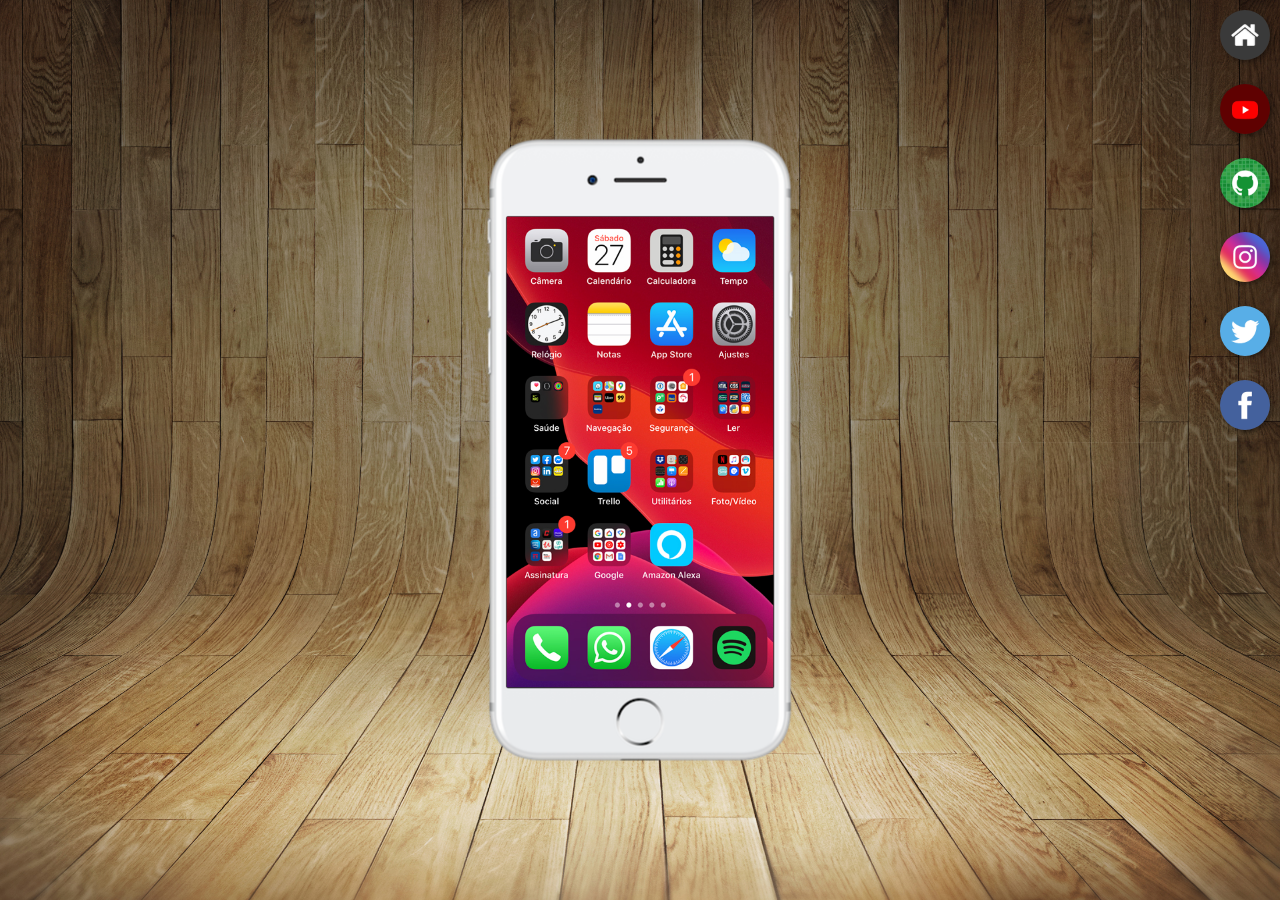
<file: index.html>
<!DOCTYPE html>
<html lang="en">
<head>
    <meta charset="UTF-8">
    <meta http-equiv="X-UA-Compatible" content="IE=edge">
    <meta name="viewport" content="width=device-width, initial-scale=1.0">
    <link rel="shortcut icon" href="favicon.ico" type="image/x-icon">
    <link rel="stylesheet" href="estilos/style.css">
    <title>Projeto Redes Sociais</title>
</head>
<body>
    <main>
        <section id="telefone">
            <iframe src="home.html" name="tela" id="tela" frameborder="0">
                Seu navegador não é compatível com isso.
            </iframe>

        </section>
        <section id="redes-sociais">
            <a href="home.html" target="tela"><img src="imagens/logo-home.jpg" alt="Home"></a><br>
            <a href="youtube.html" target="tela"><img src="imagens/logo-youtube.jpg" alt="youtube"></a><br>
            <a href="github.html" target="tela"><img src="imagens/logo-github.jpg" alt="github"></a><br>
            <a href="instagram.html" target="tela"><img src="imagens/logo-instagram.jpg" alt="instagram"></a><br>
            <a href="twitter.html" target="tela"><img src="imagens/logo-twitter.jpg" alt="twitter"></a><br>
            <a href="facebook.html" target="tela"><img src="imagens/logo-facebook.jpg" alt="facebook"></a><br>


        </section>
    </main>    
</body>
</html>
</file>
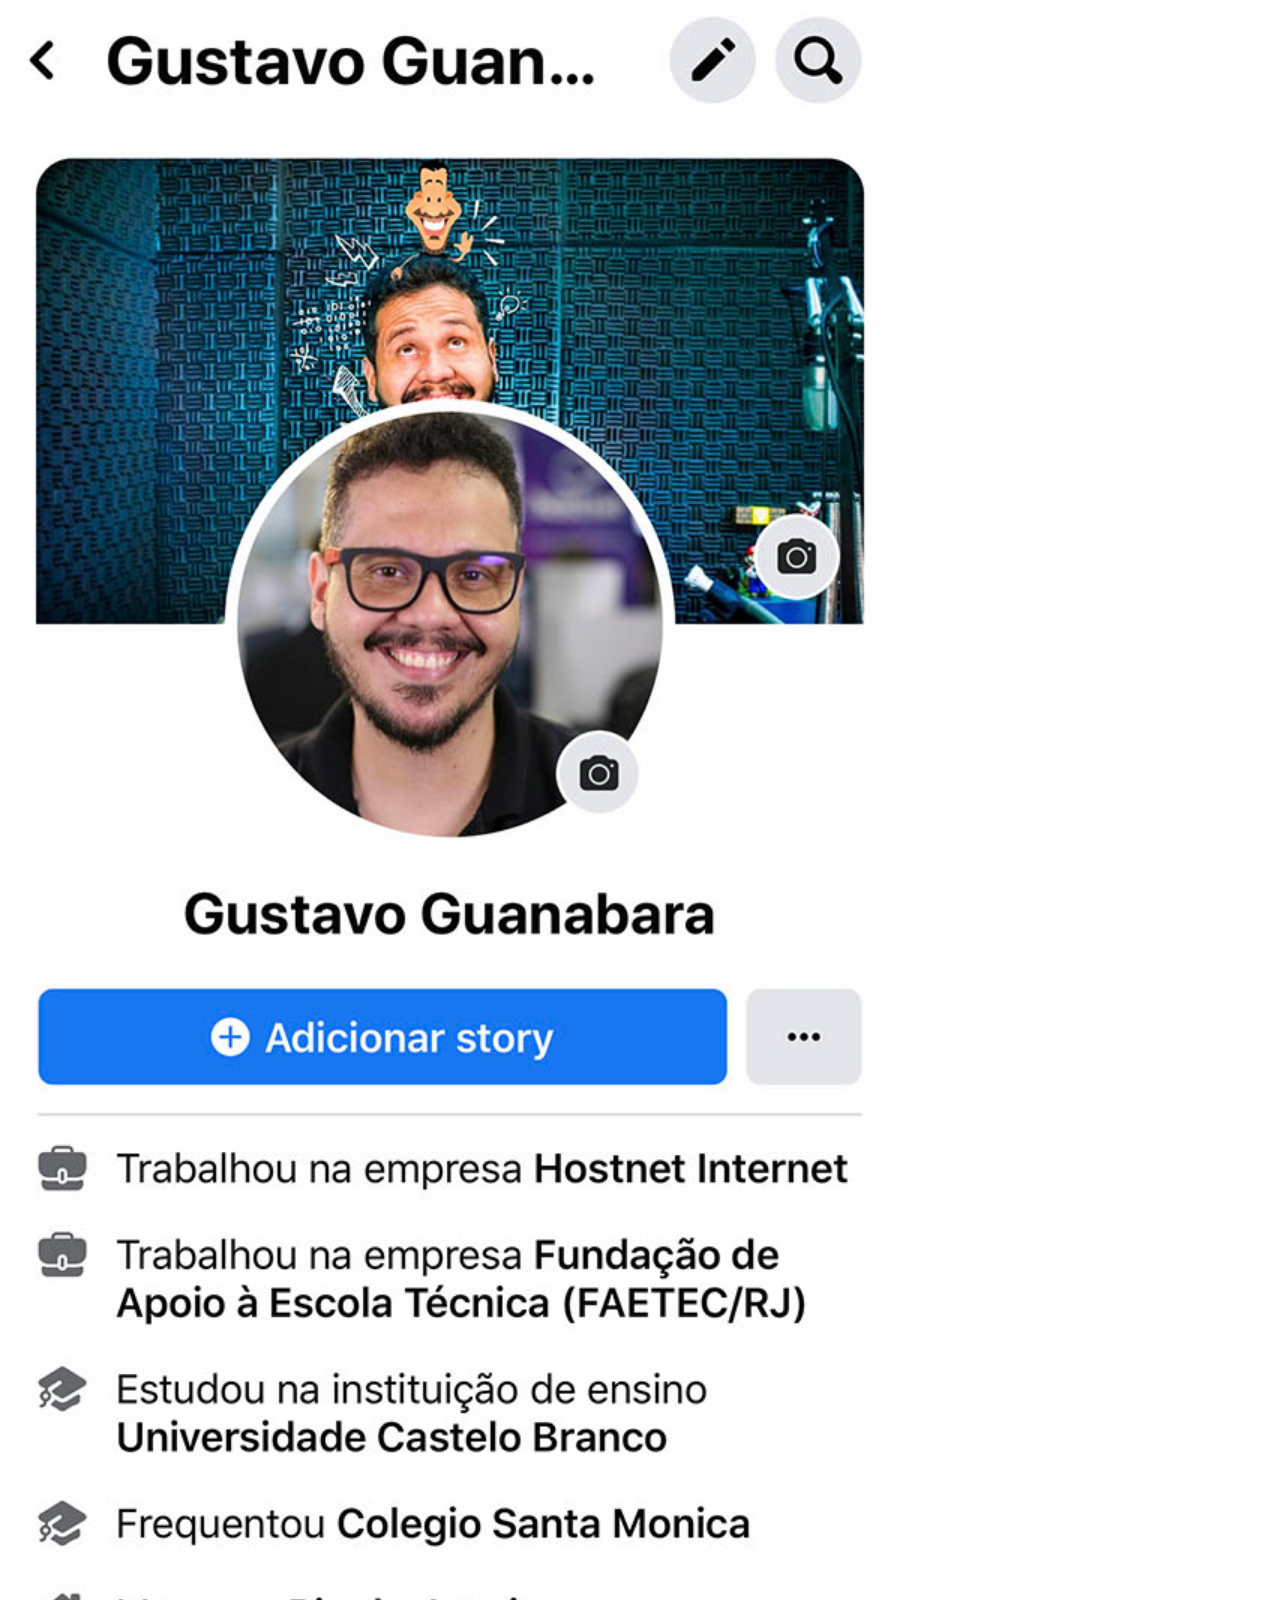
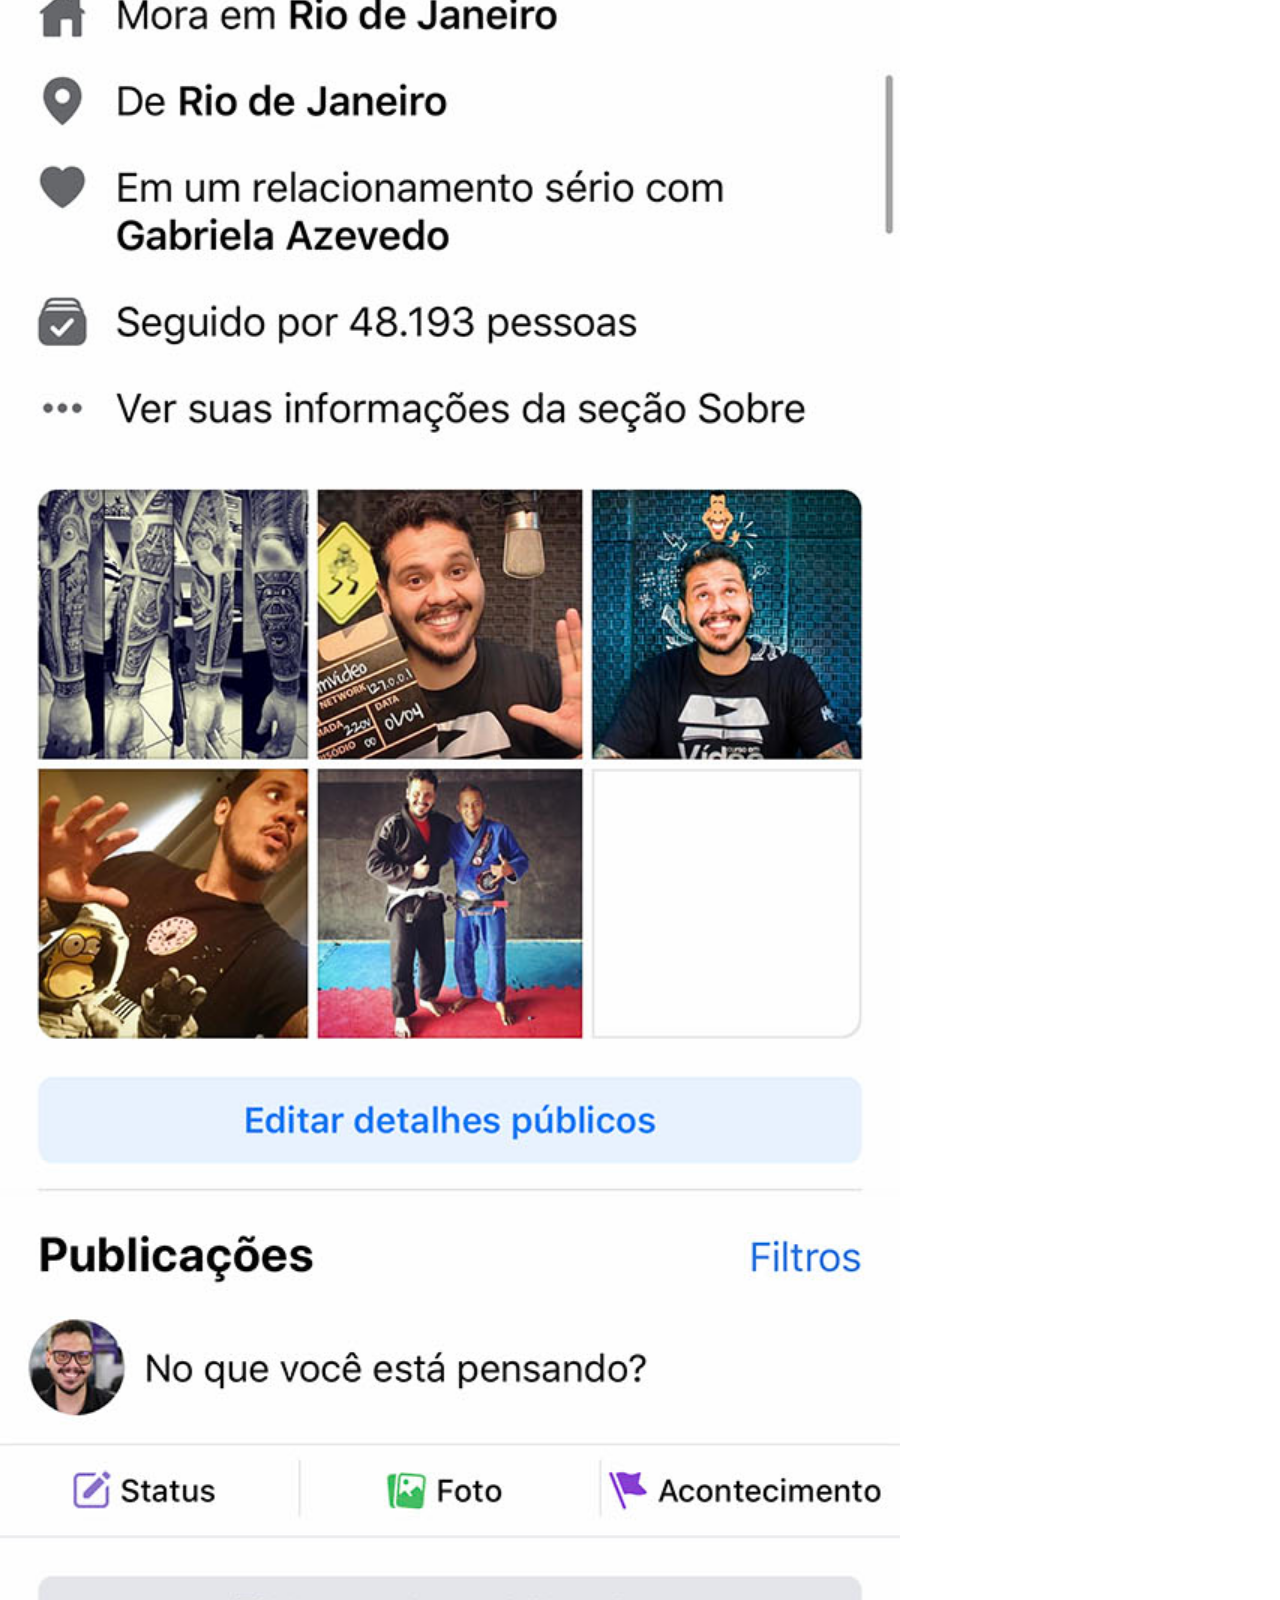
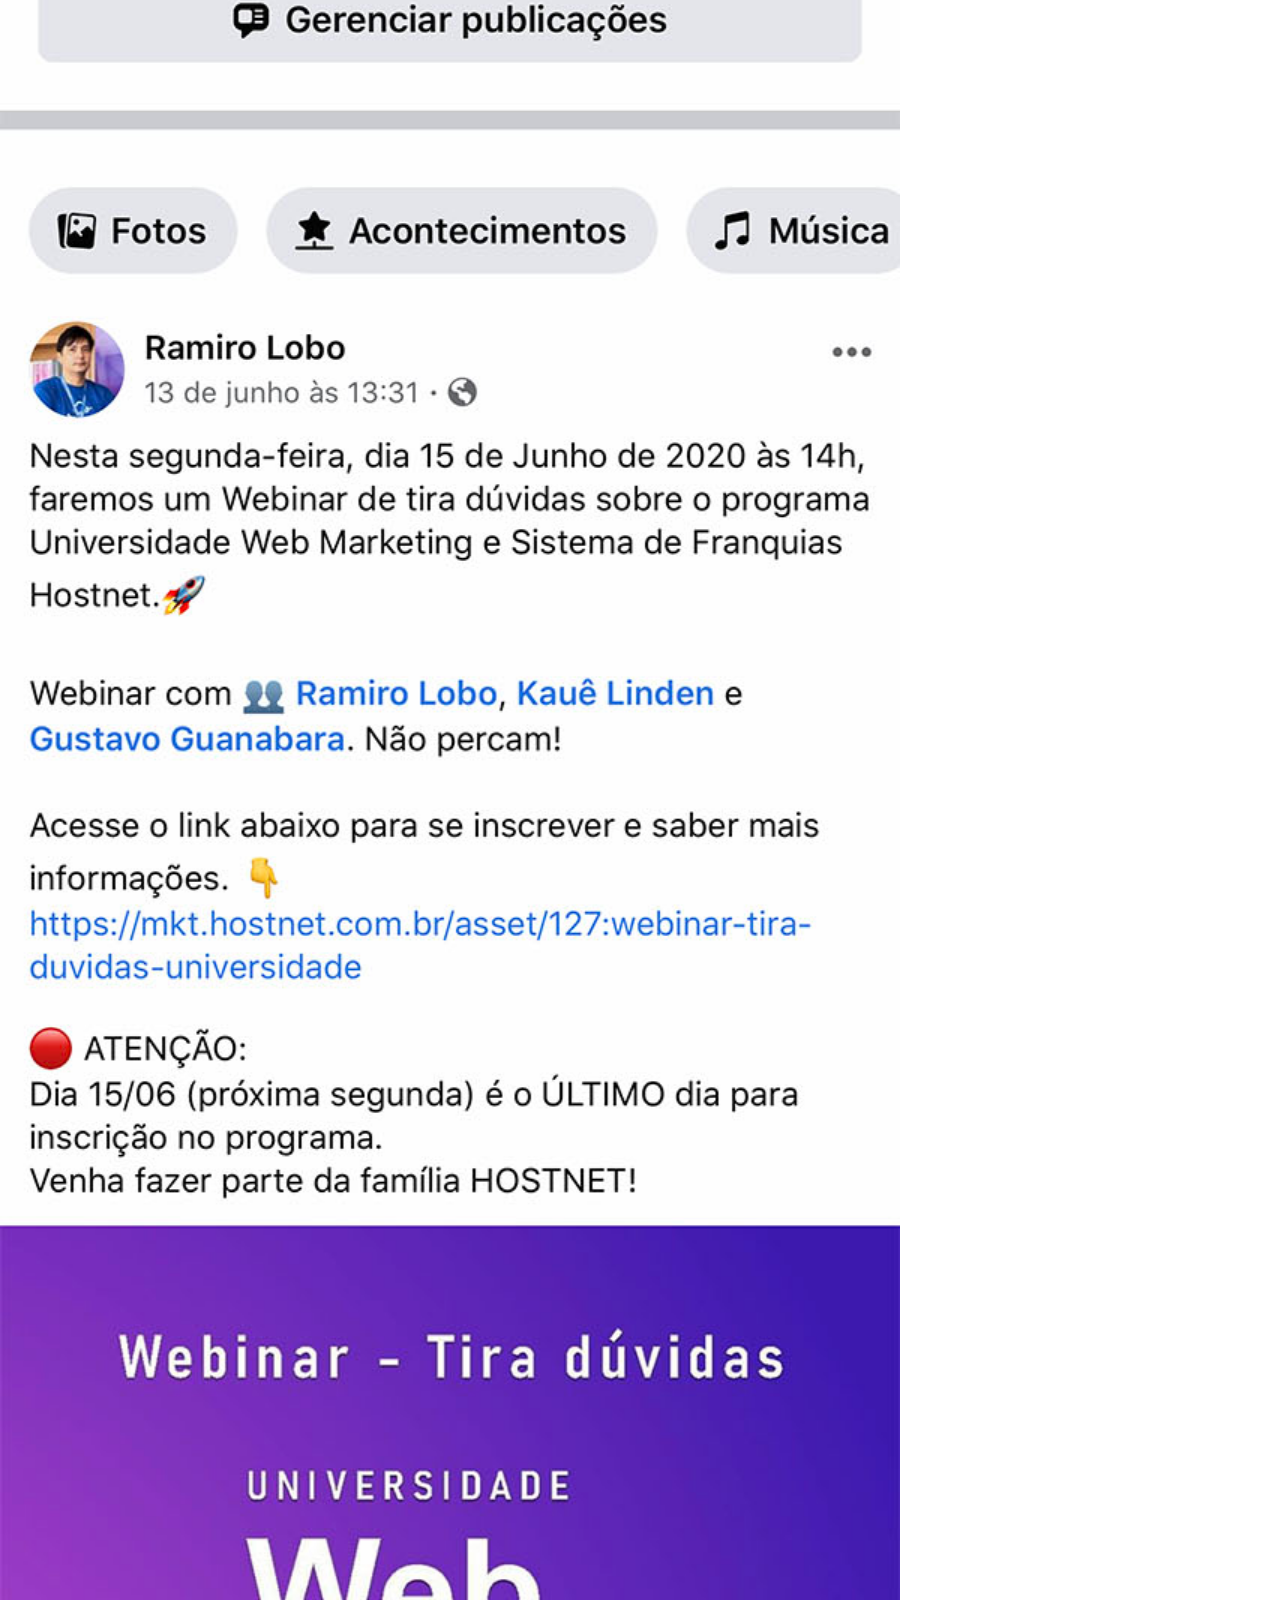
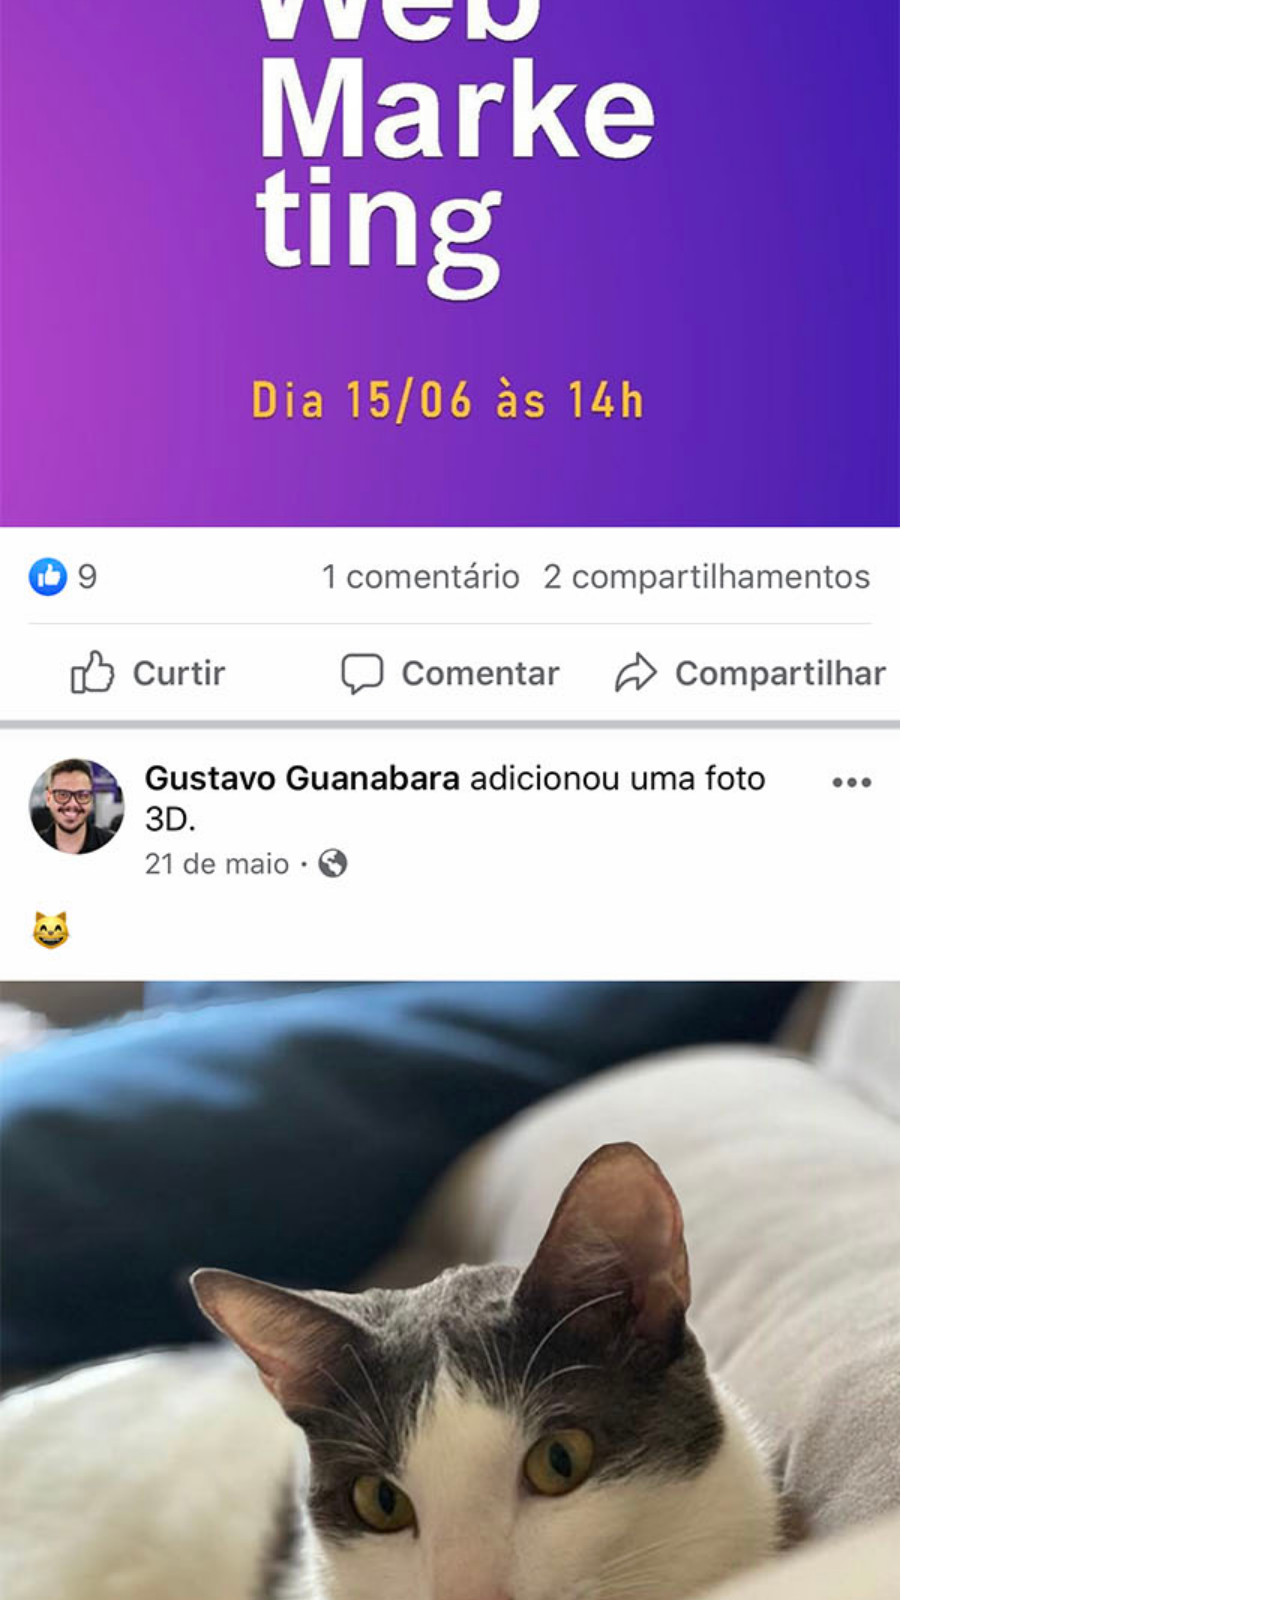
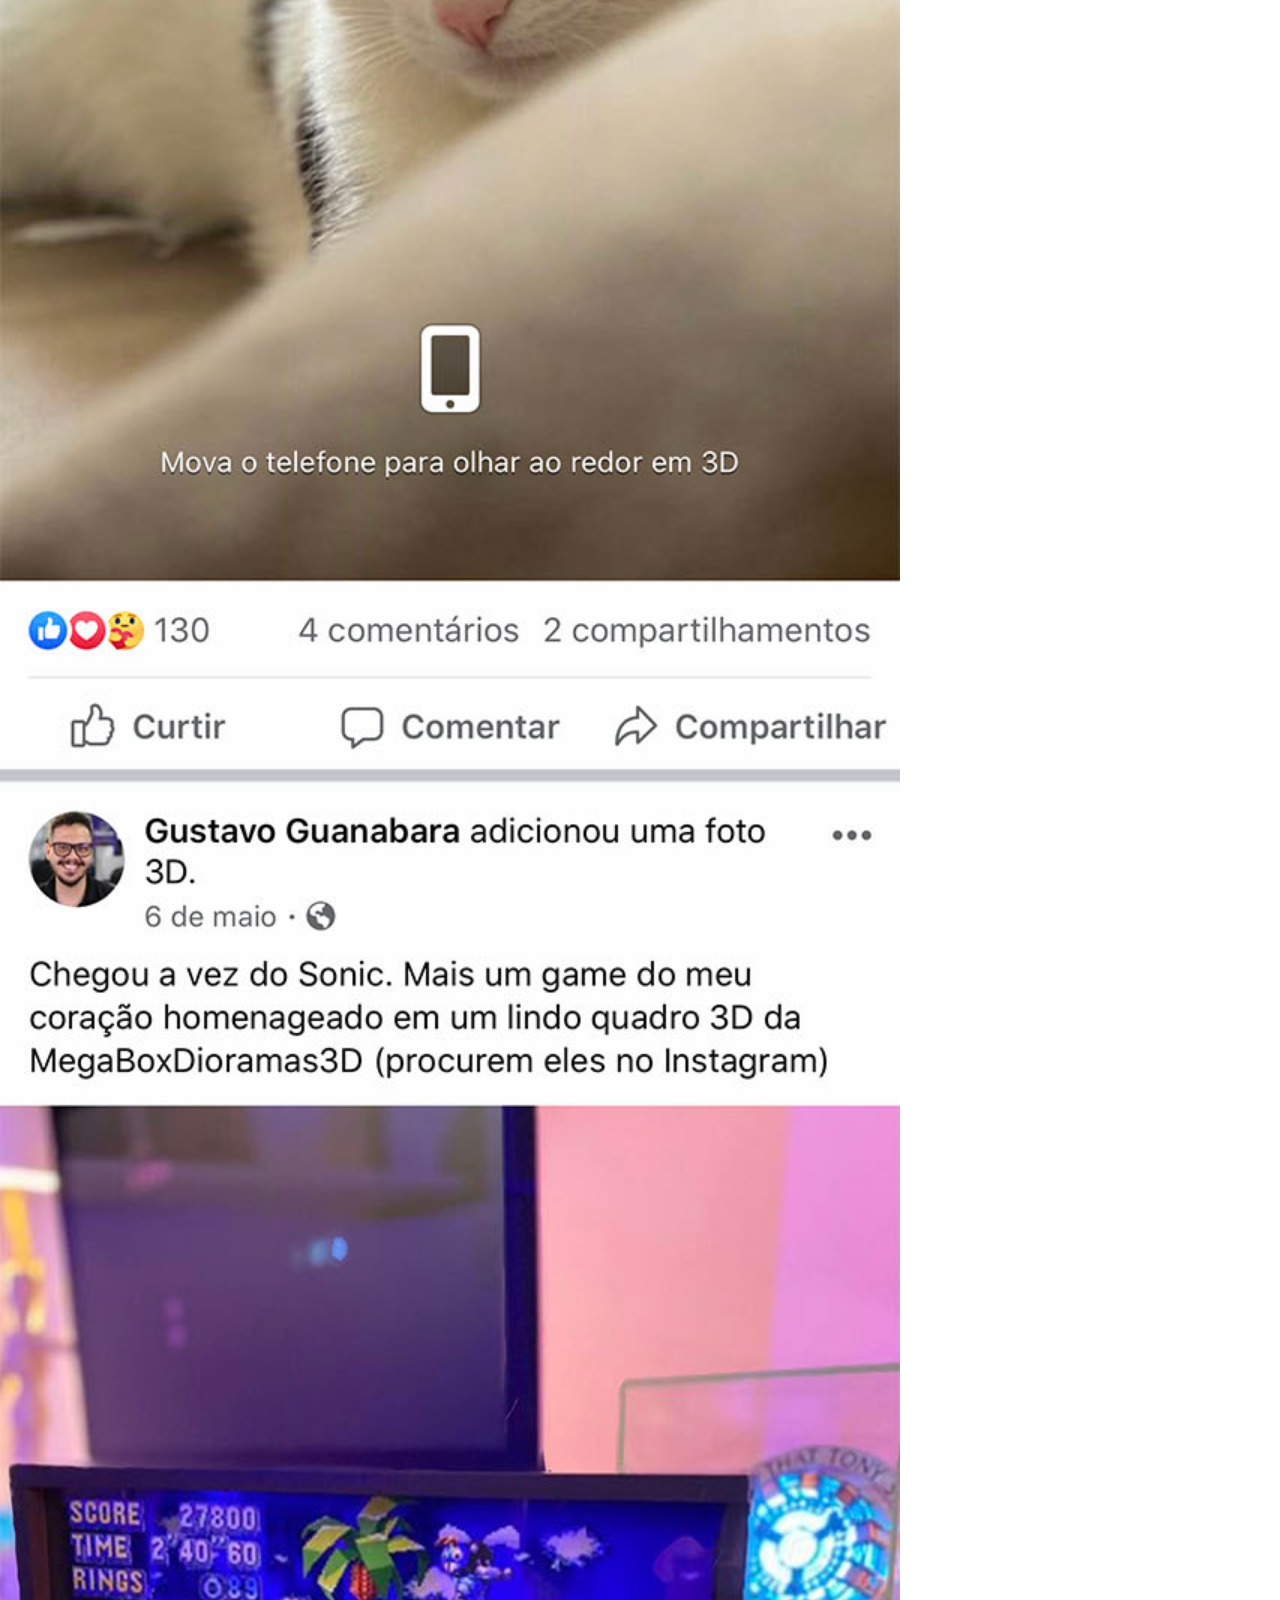
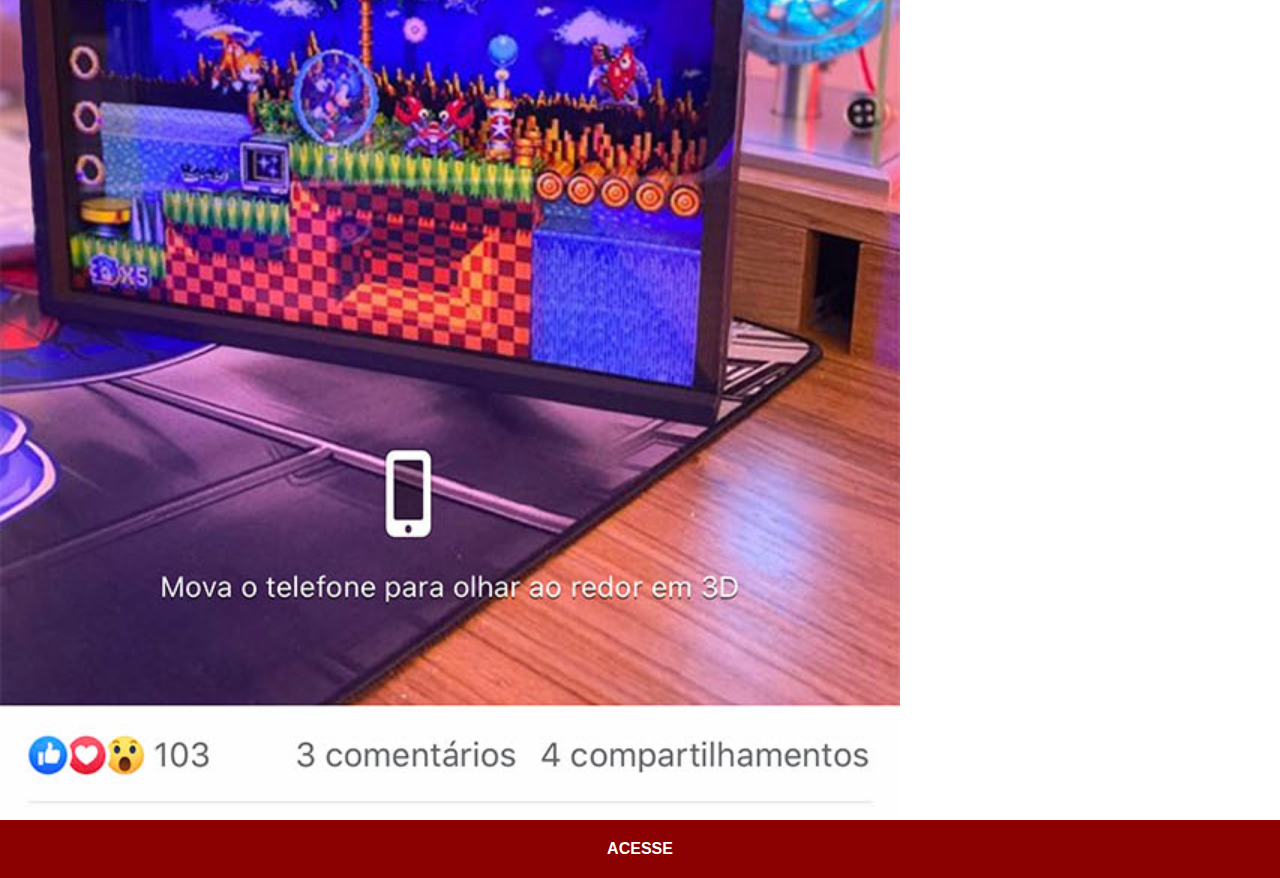
<file: facebook.html>
<!DOCTYPE html>
<html lang="pt-br">
<head>
    <meta charset="UTF-8">
    <meta http-equiv="X-UA-Compatible" content="IE=edge">
    <meta name="viewport" content="width=device-width, initial-scale=1.0">
    <title>Facebook</title>
    <link rel="stylesheet" href="estilos/social.css">
</head>
<body>
    <img src="imagens/tela-facebook.jpg" alt="facebook">
    <a href="https://www.facebook.com/gustavoguanabara/" target="_blank">ACESSE</a>
</body>
</html>
</file>
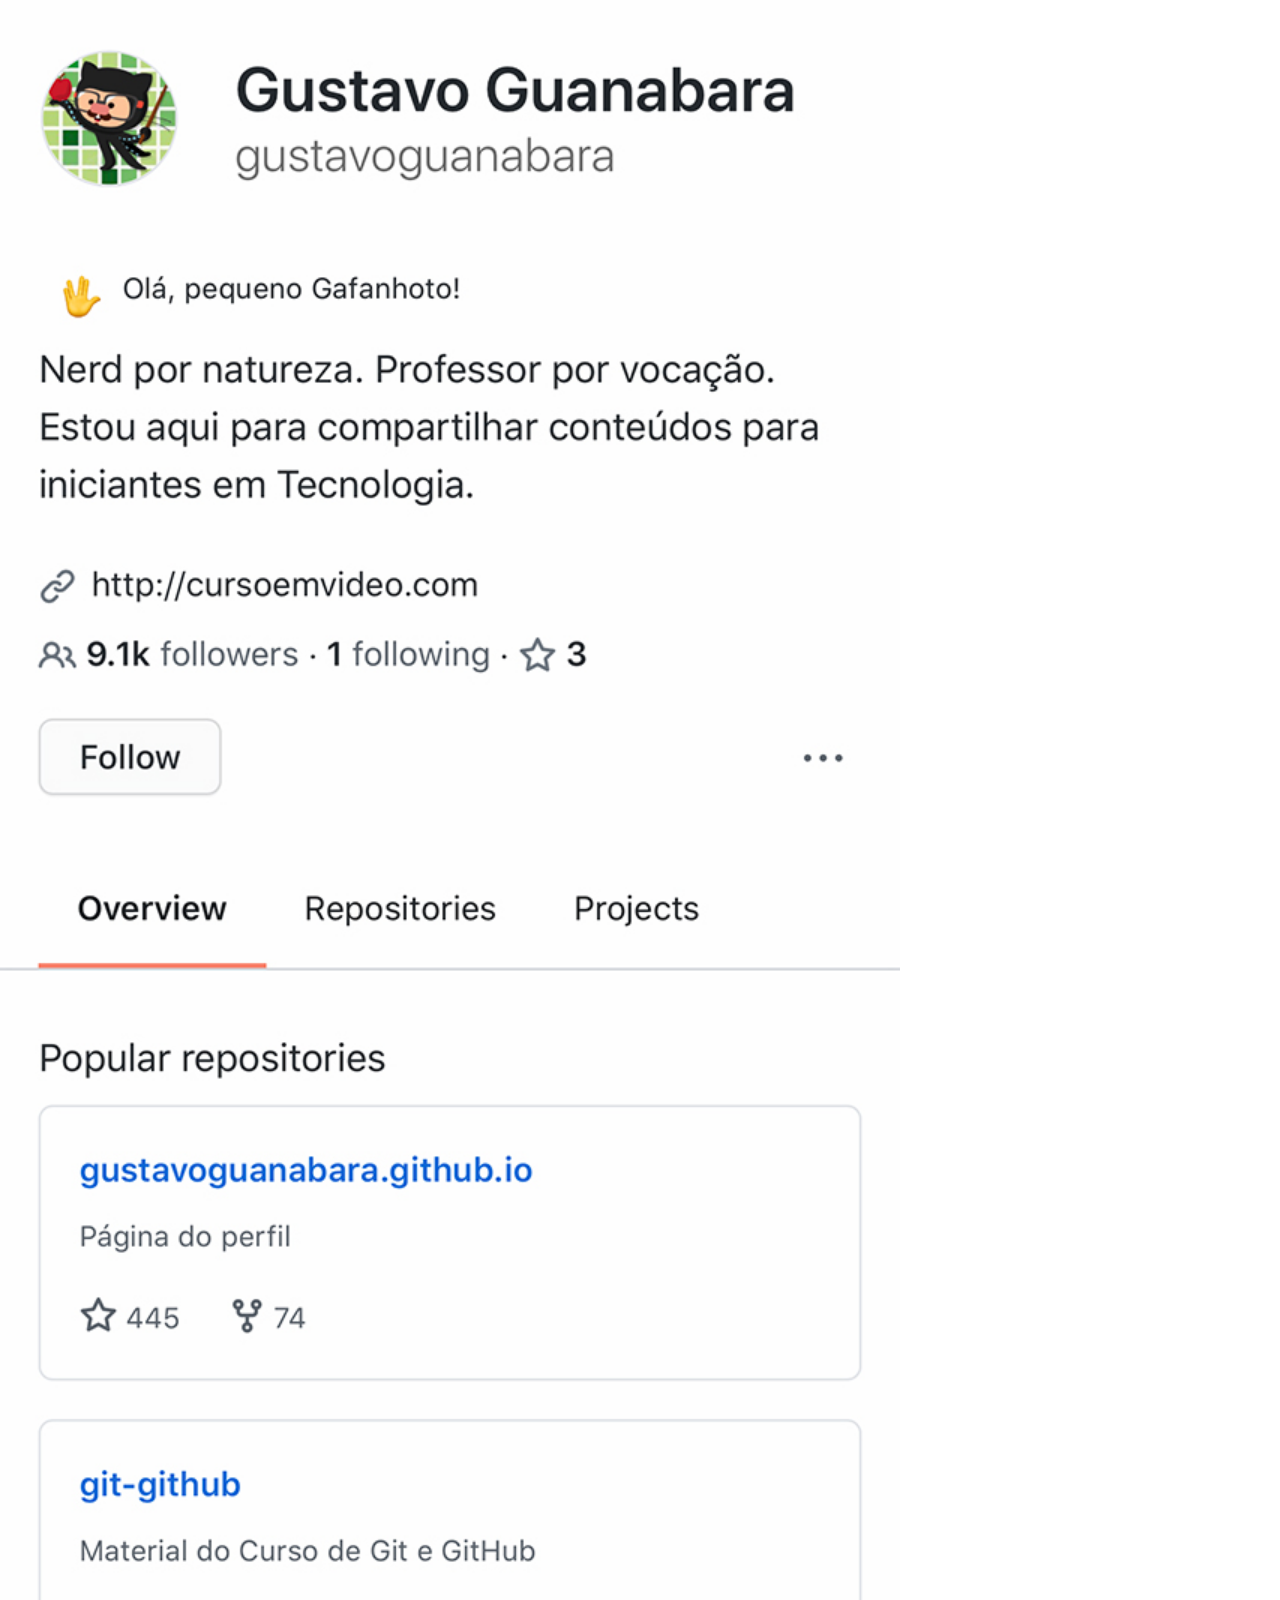
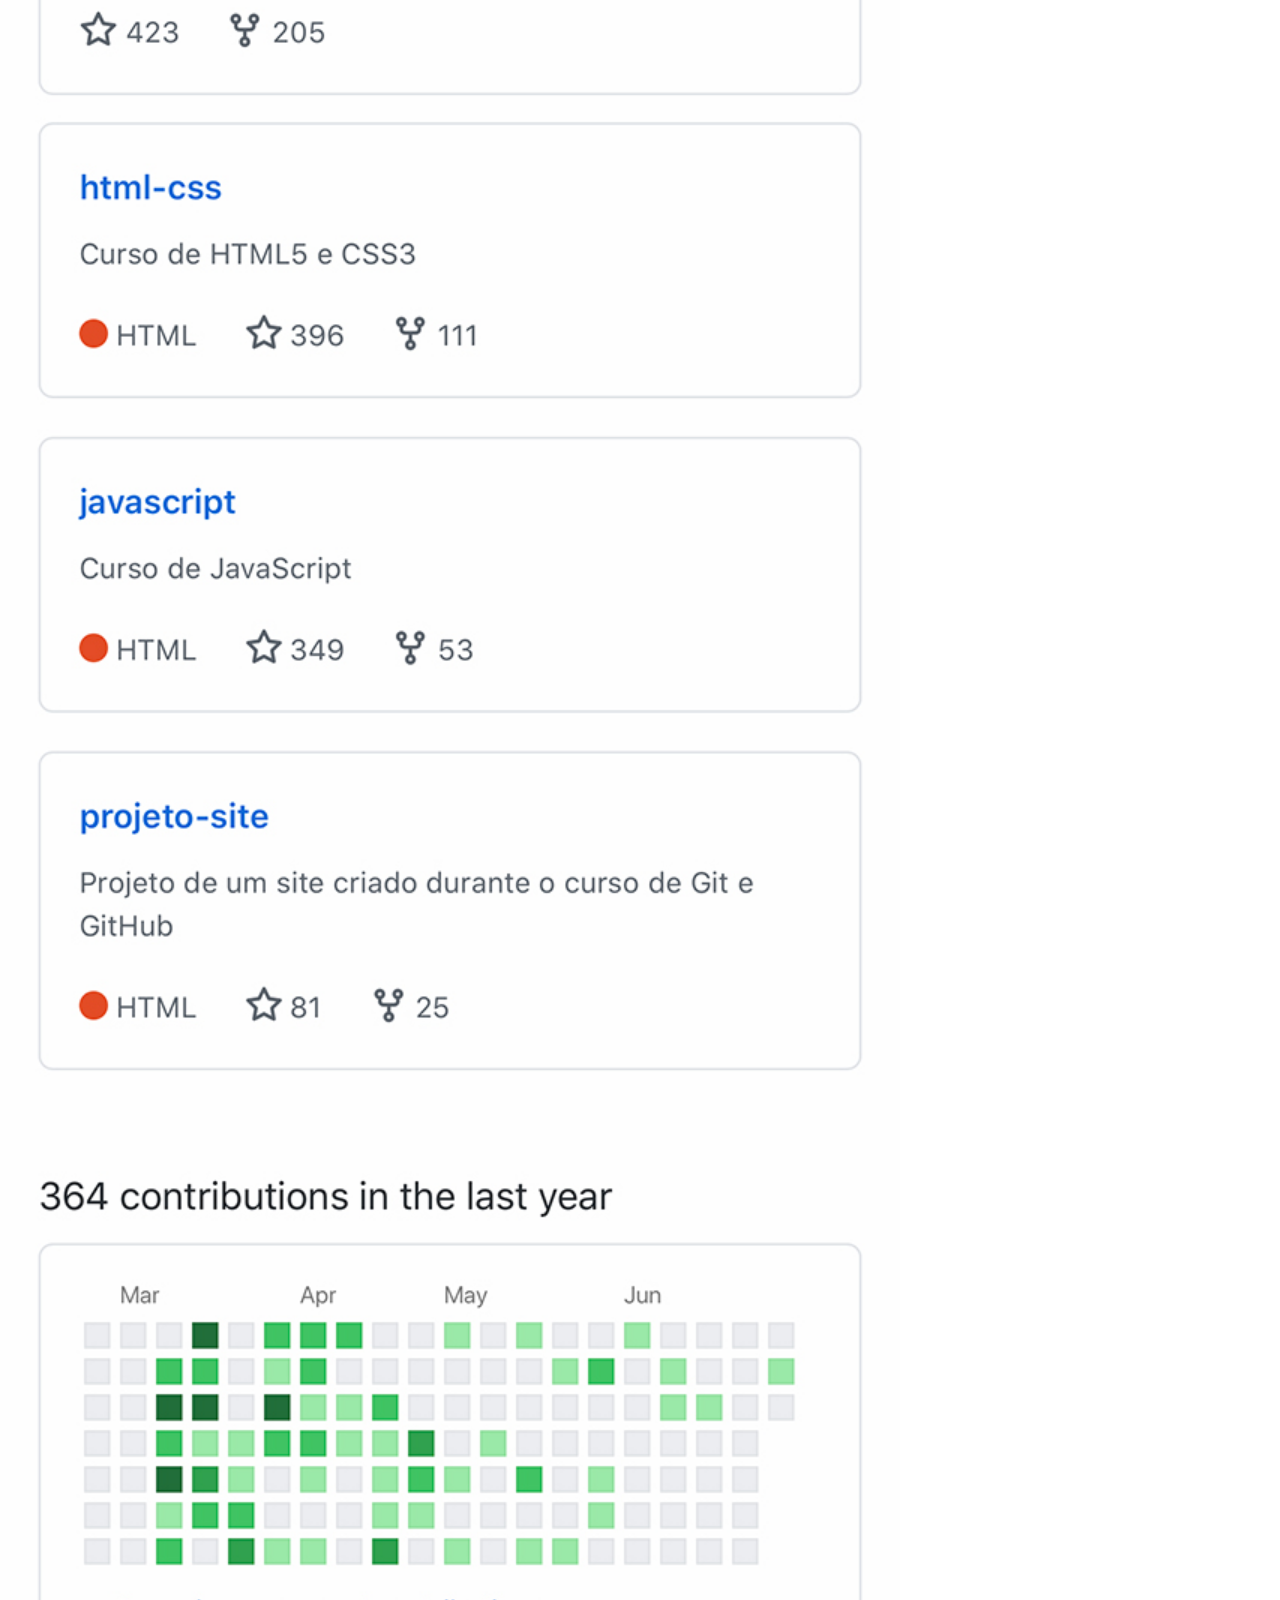
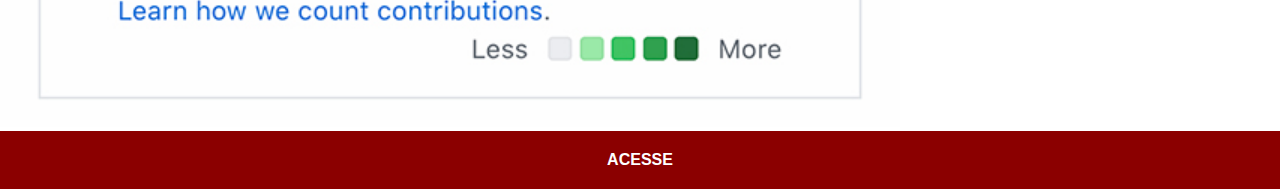
<file: github.html>
<!DOCTYPE html>
<html lang="pt-br">
<head>
    <meta charset="UTF-8">
    <meta http-equiv="X-UA-Compatible" content="IE=edge">
    <meta name="viewport" content="width=device-width, initial-scale=1.0">
    <title>Github</title>
    <link rel="stylesheet" href="estilos/social.css">
</head>
<body>
    <img src="imagens/tela-github.jpg" alt="github">
    <a href="https://github.com/gustavoguanabara/" target="_blank">ACESSE</a>
    
</body>
</html>
</file>
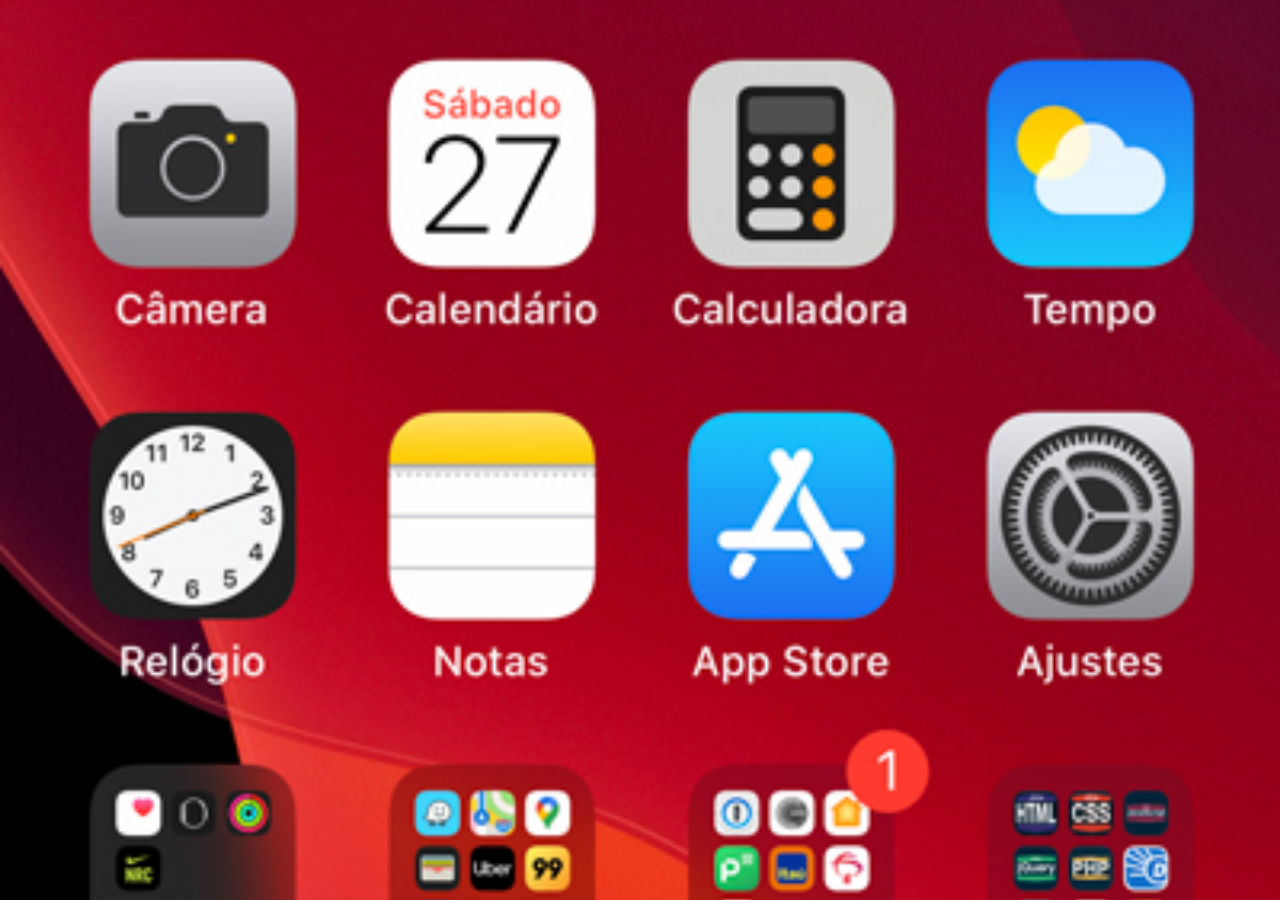
<file: home.html>
<!DOCTYPE html>
<html lang="pt-br">
<head>
    <meta charset="UTF-8">
    <meta http-equiv="X-UA-Compatible" content="IE=edge">
    <meta name="viewport" content="width=device-width, initial-scale=1.0">
    <title>Home</title>
</head>
    <style>
        *{
            margin: 0px;
            padding: 0px;
        }

        body {
            width: 100vw;
            height: 100vh;
            background: black url('imagens/tela-home.jpg') no-repeat repeat top center;
            background-size: cover;
        }
        
    </style>
    
<body>

</body>
</html>
</file>
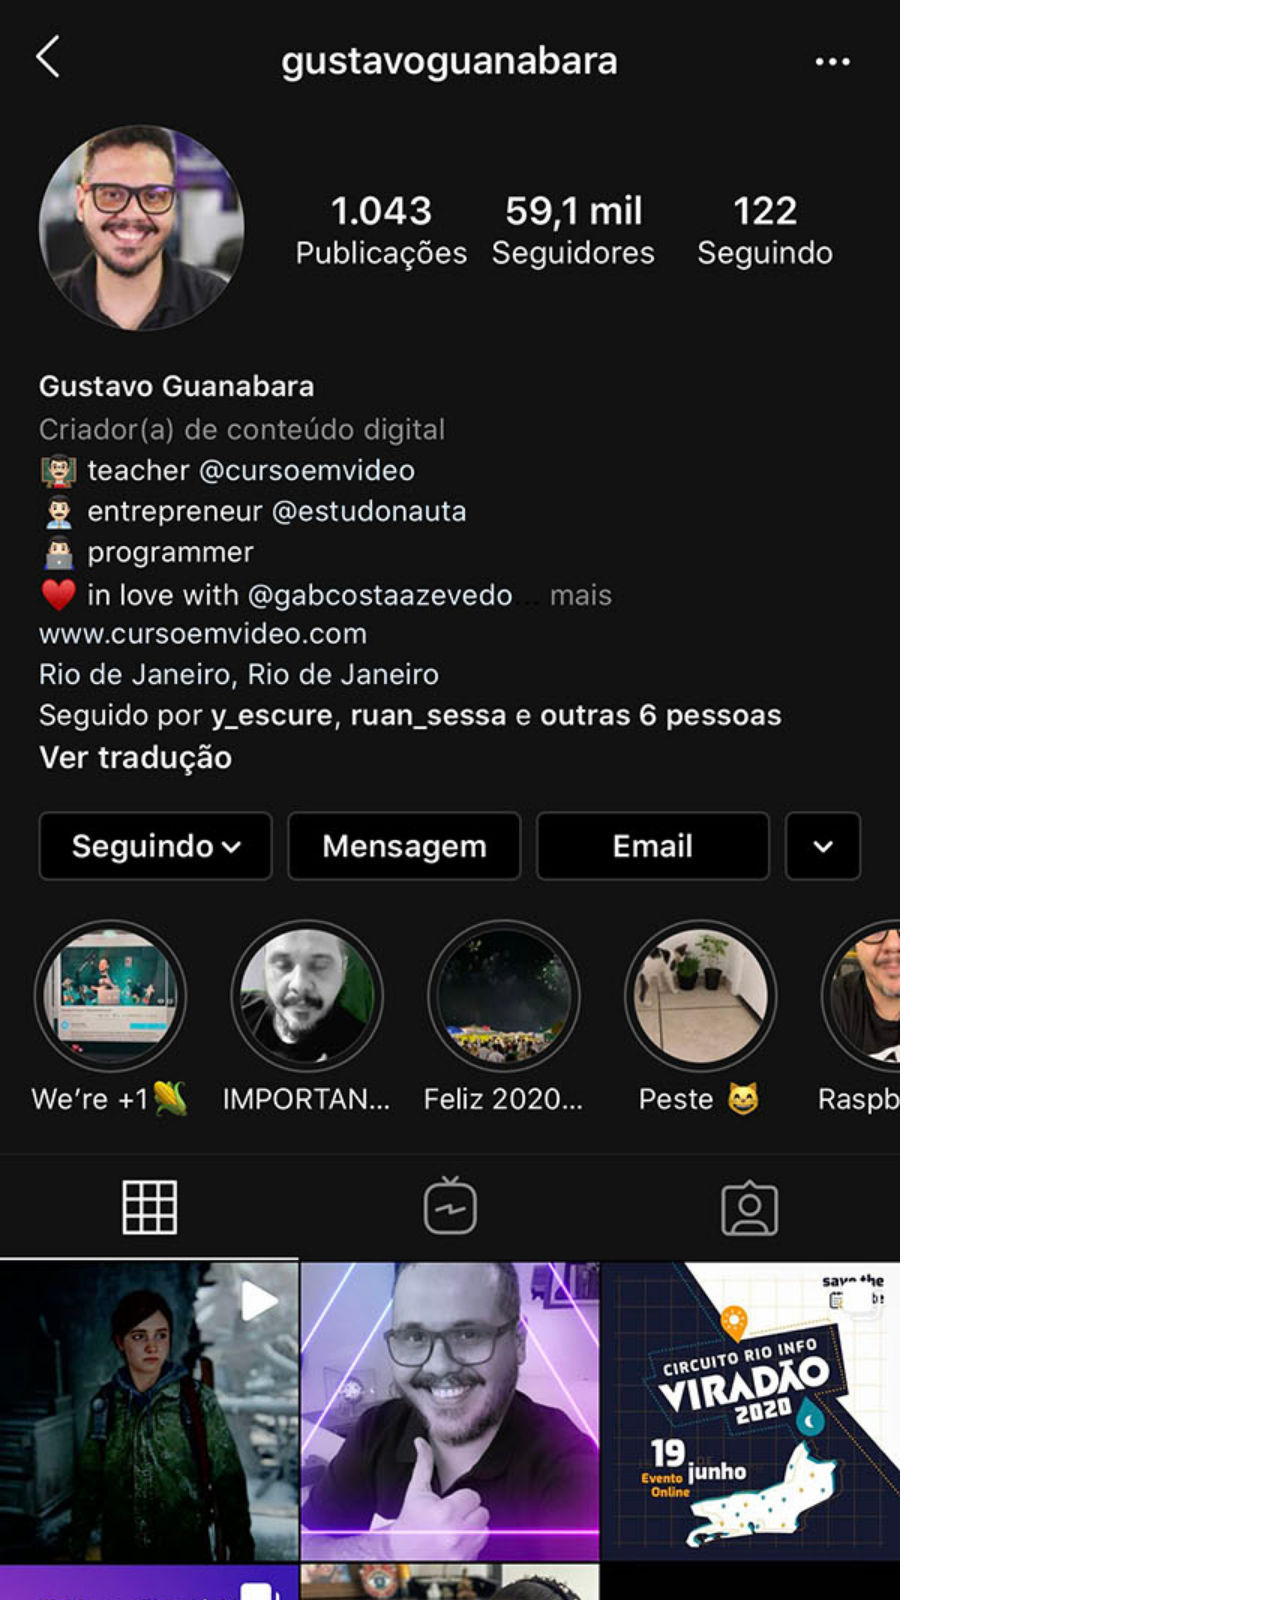
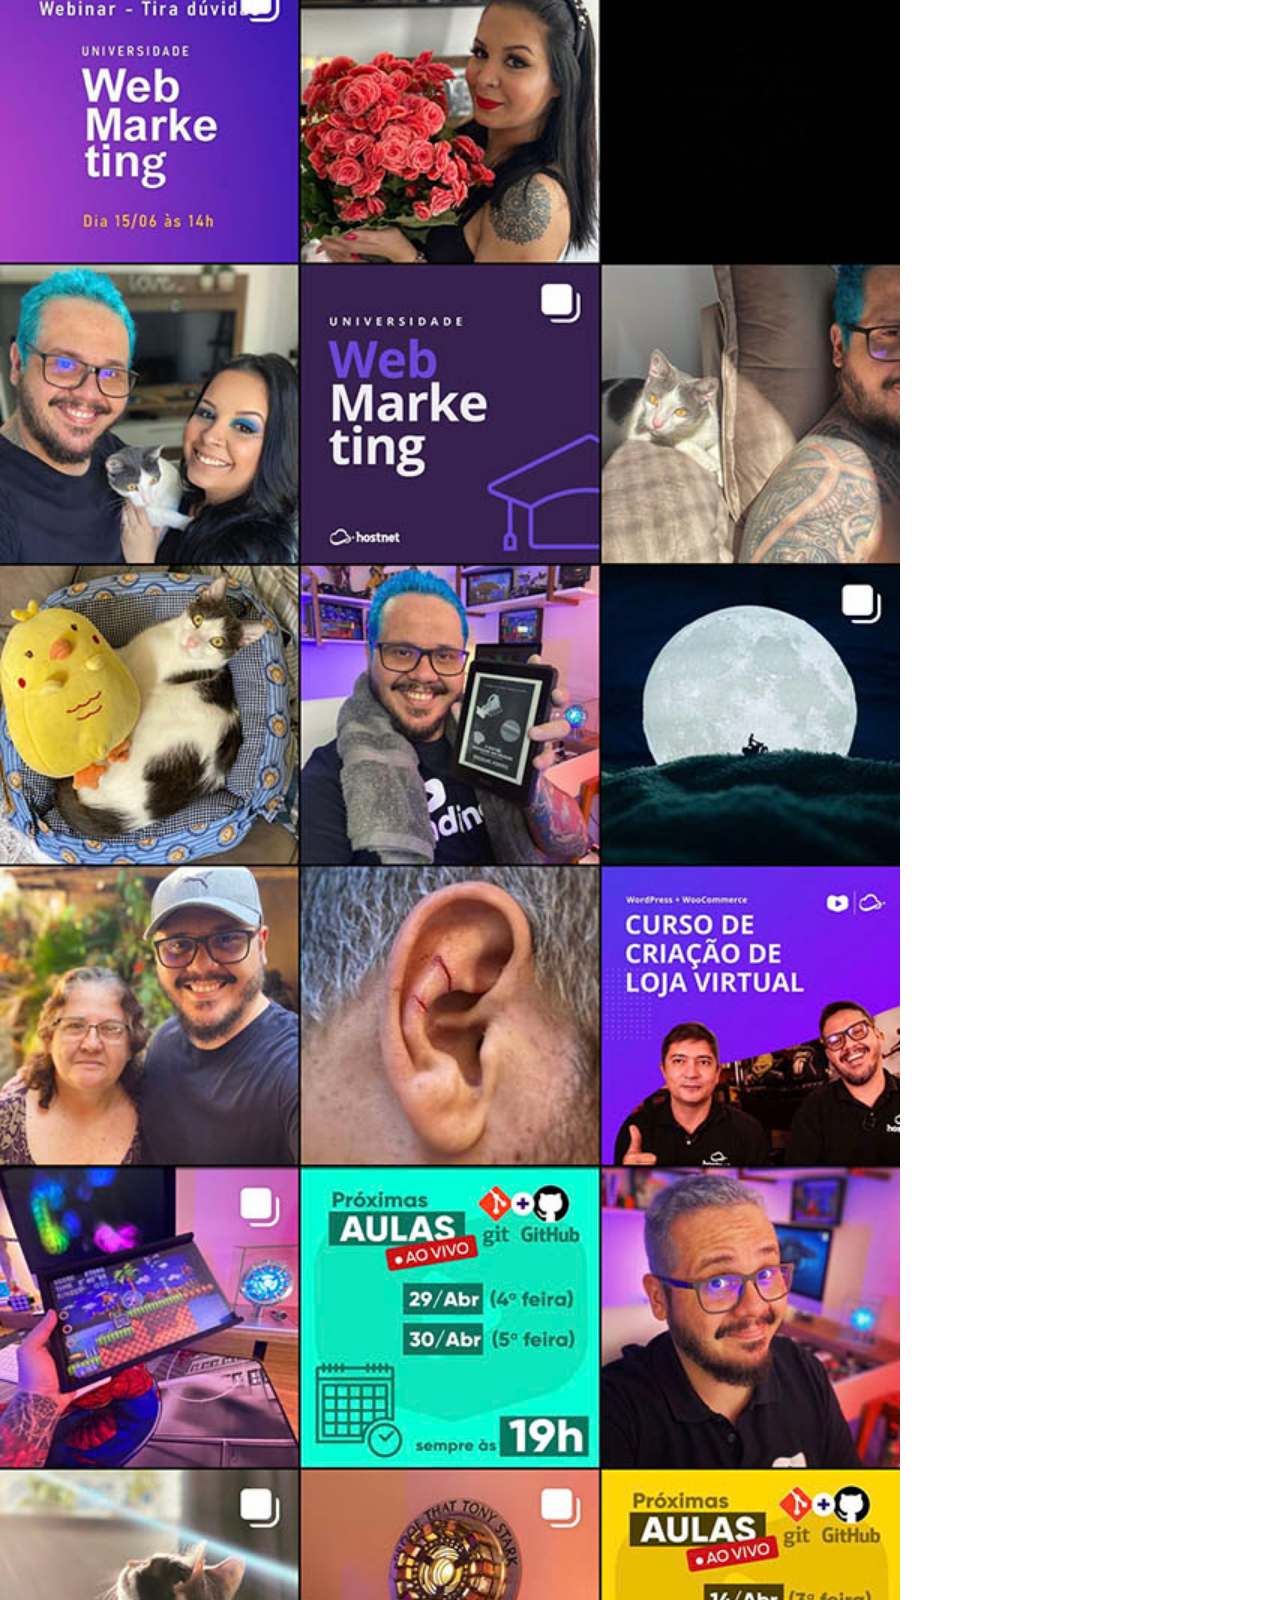
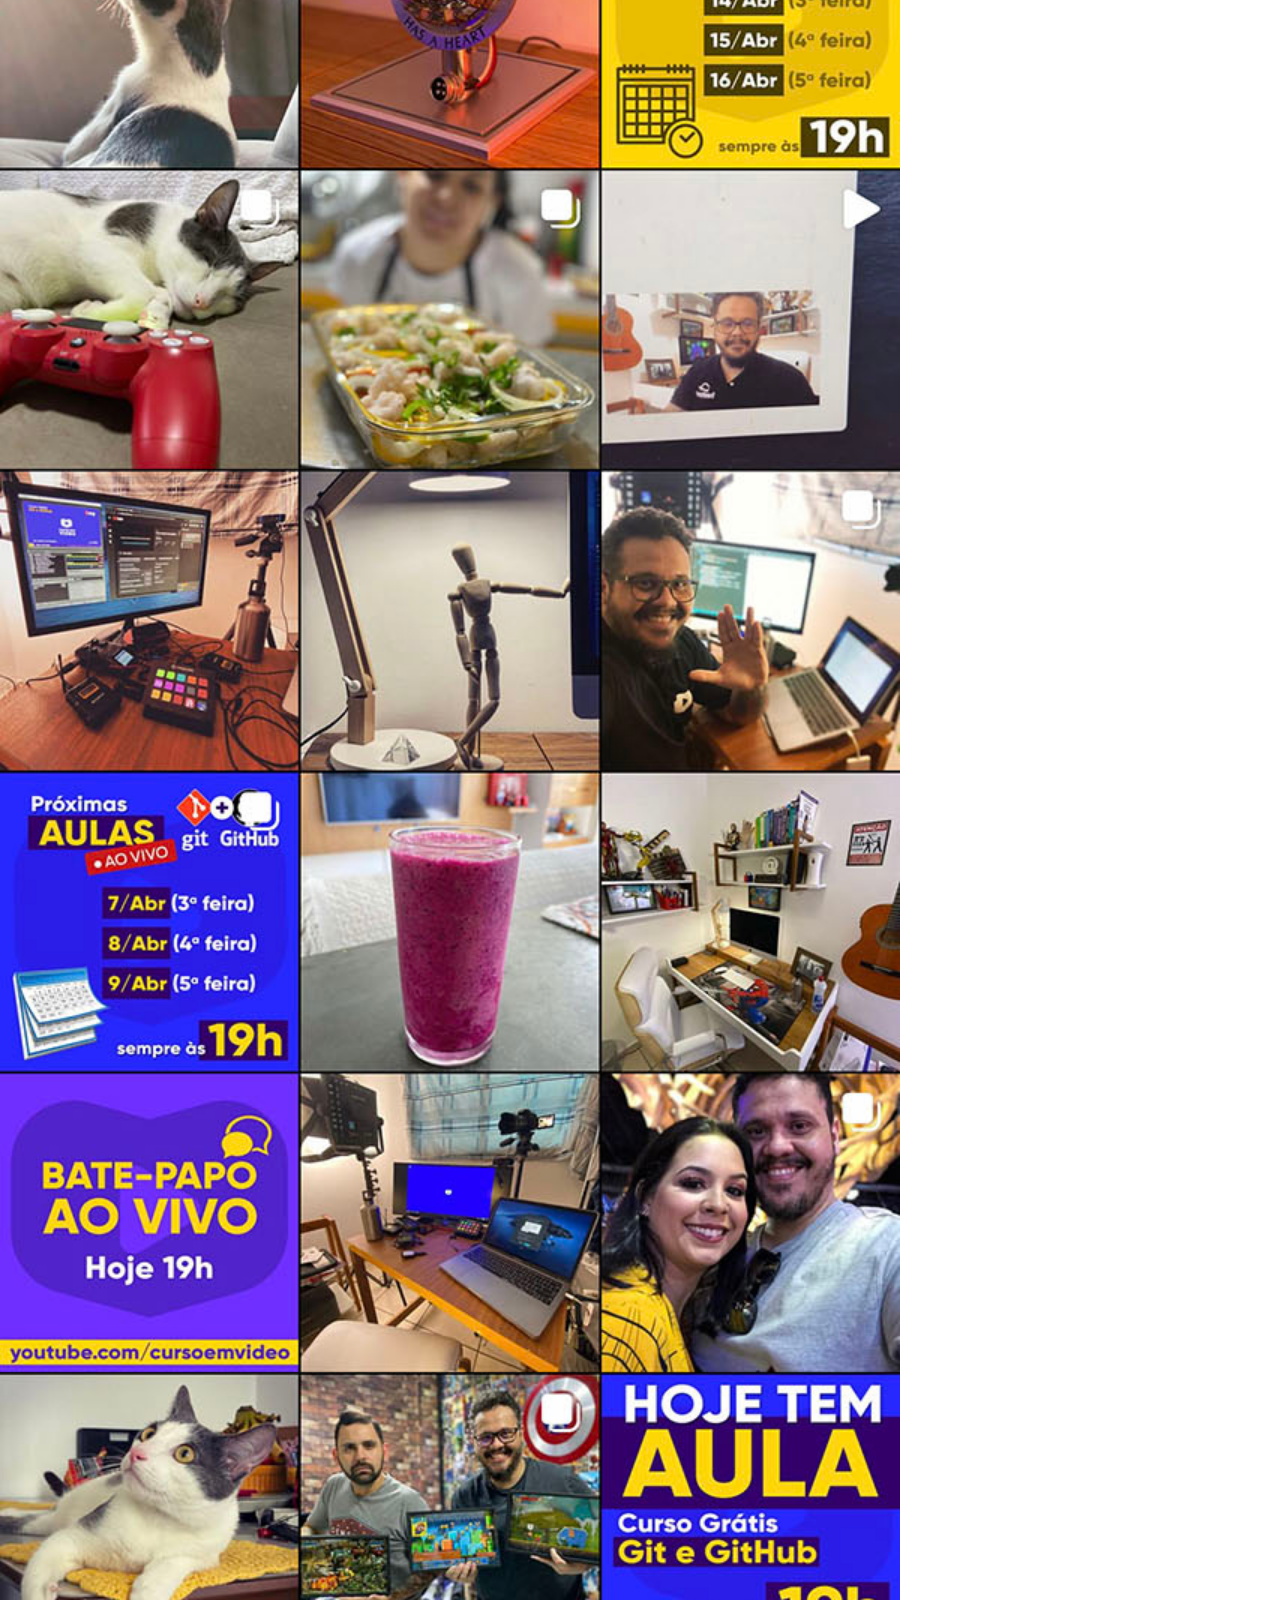
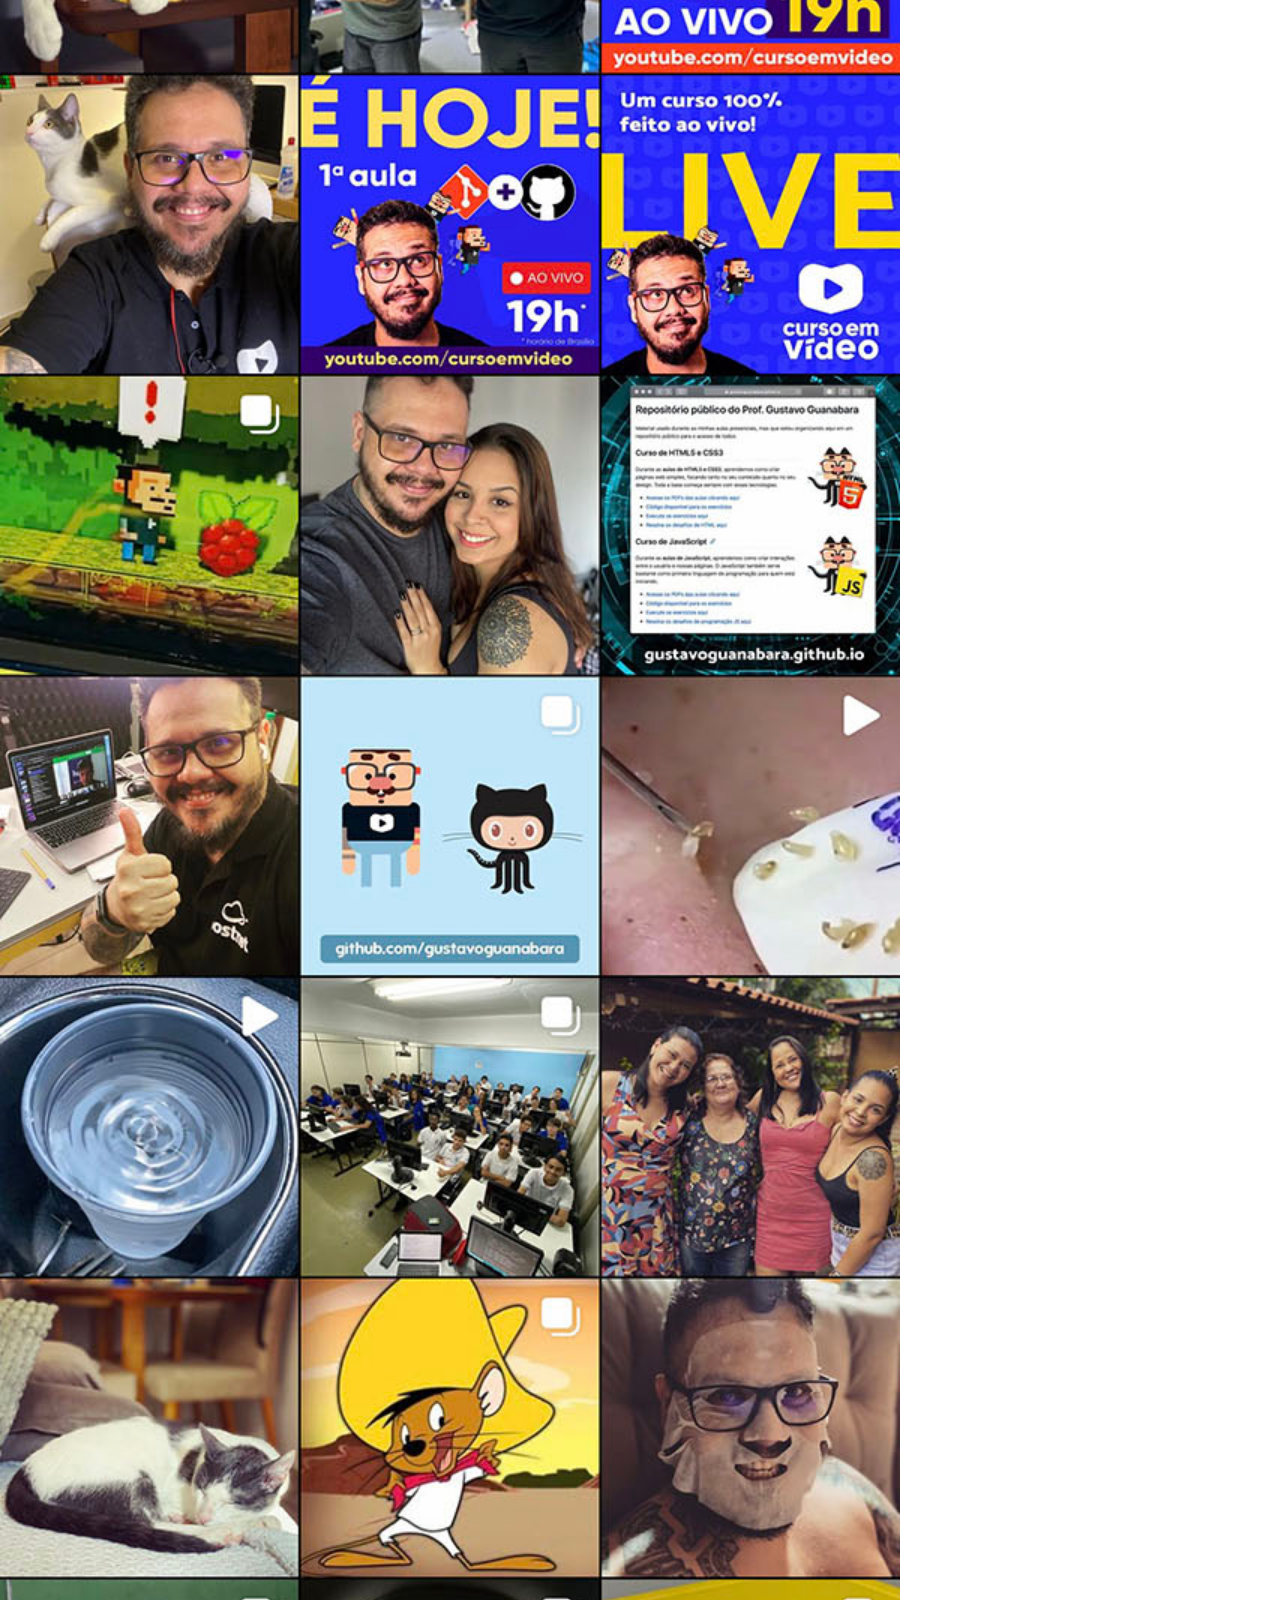
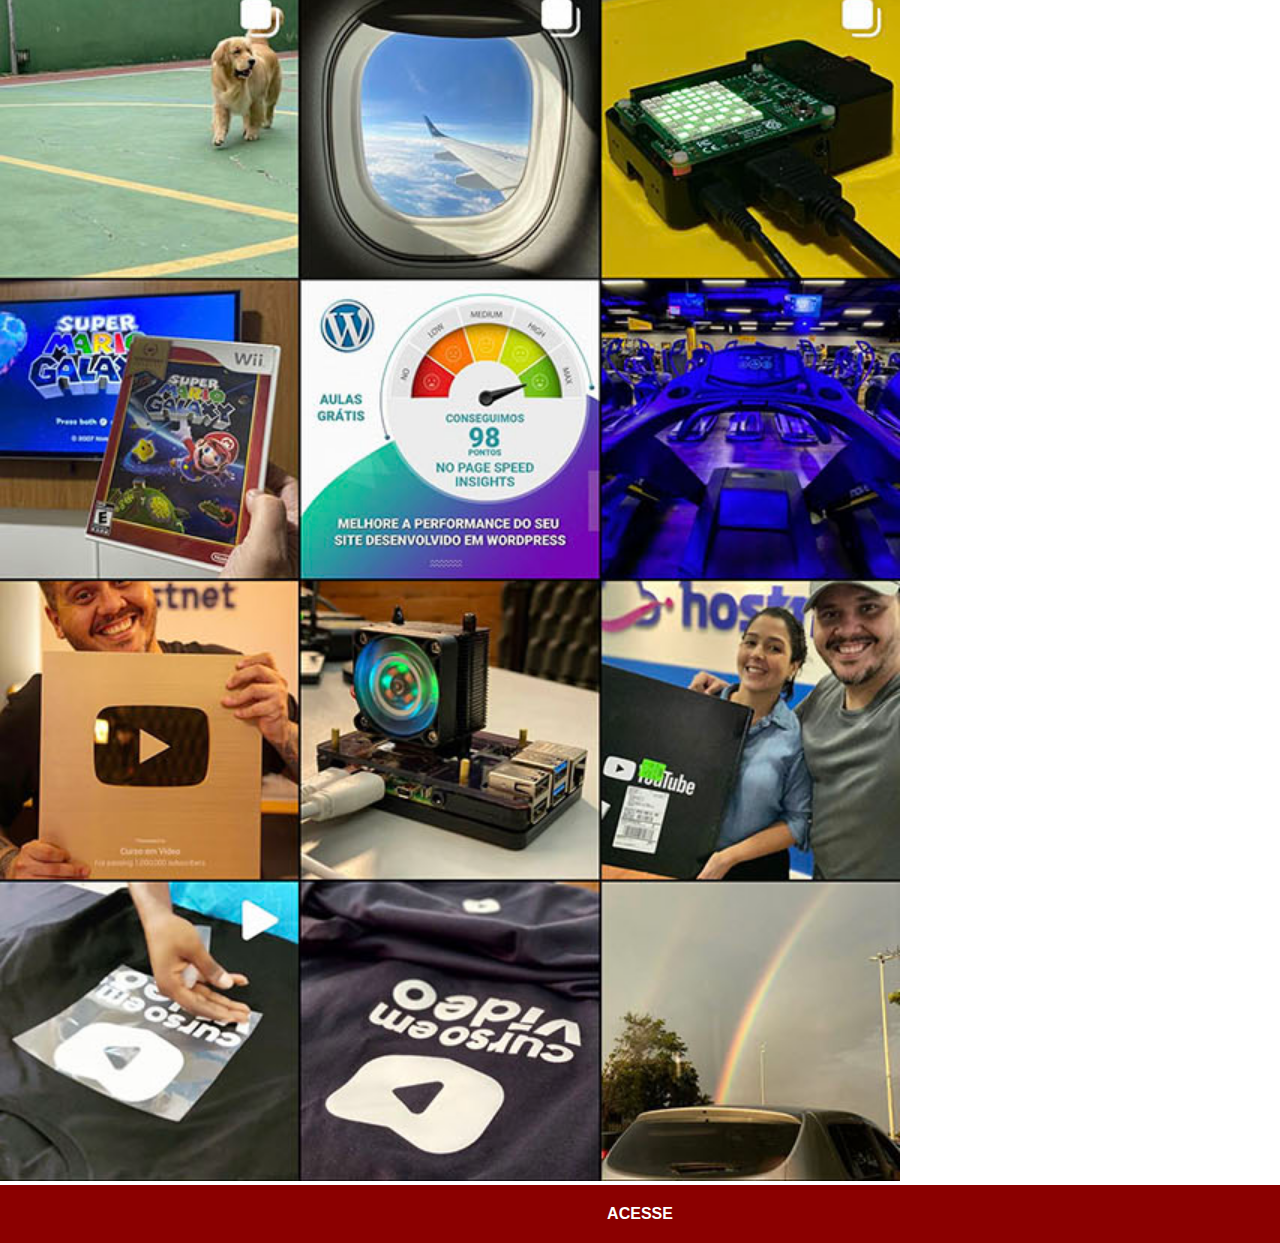
<file: instagram.html>
<!DOCTYPE html>
<html lang="pt-br">
<head>
    <meta charset="UTF-8">
    <meta http-equiv="X-UA-Compatible" content="IE=edge">
    <meta name="viewport" content="width=device-width, initial-scale=1.0">
    <title>Instagram</title>
    <link rel="stylesheet" href="estilos/social.css">
</head>
<body>
    <img src="imagens/tela-instagram.jpg" alt="instagram">
    <a href="https://www.instagram.com/gustavoguanabara/" target="_blank">ACESSE</a>

    
</body>
</html>
</file>
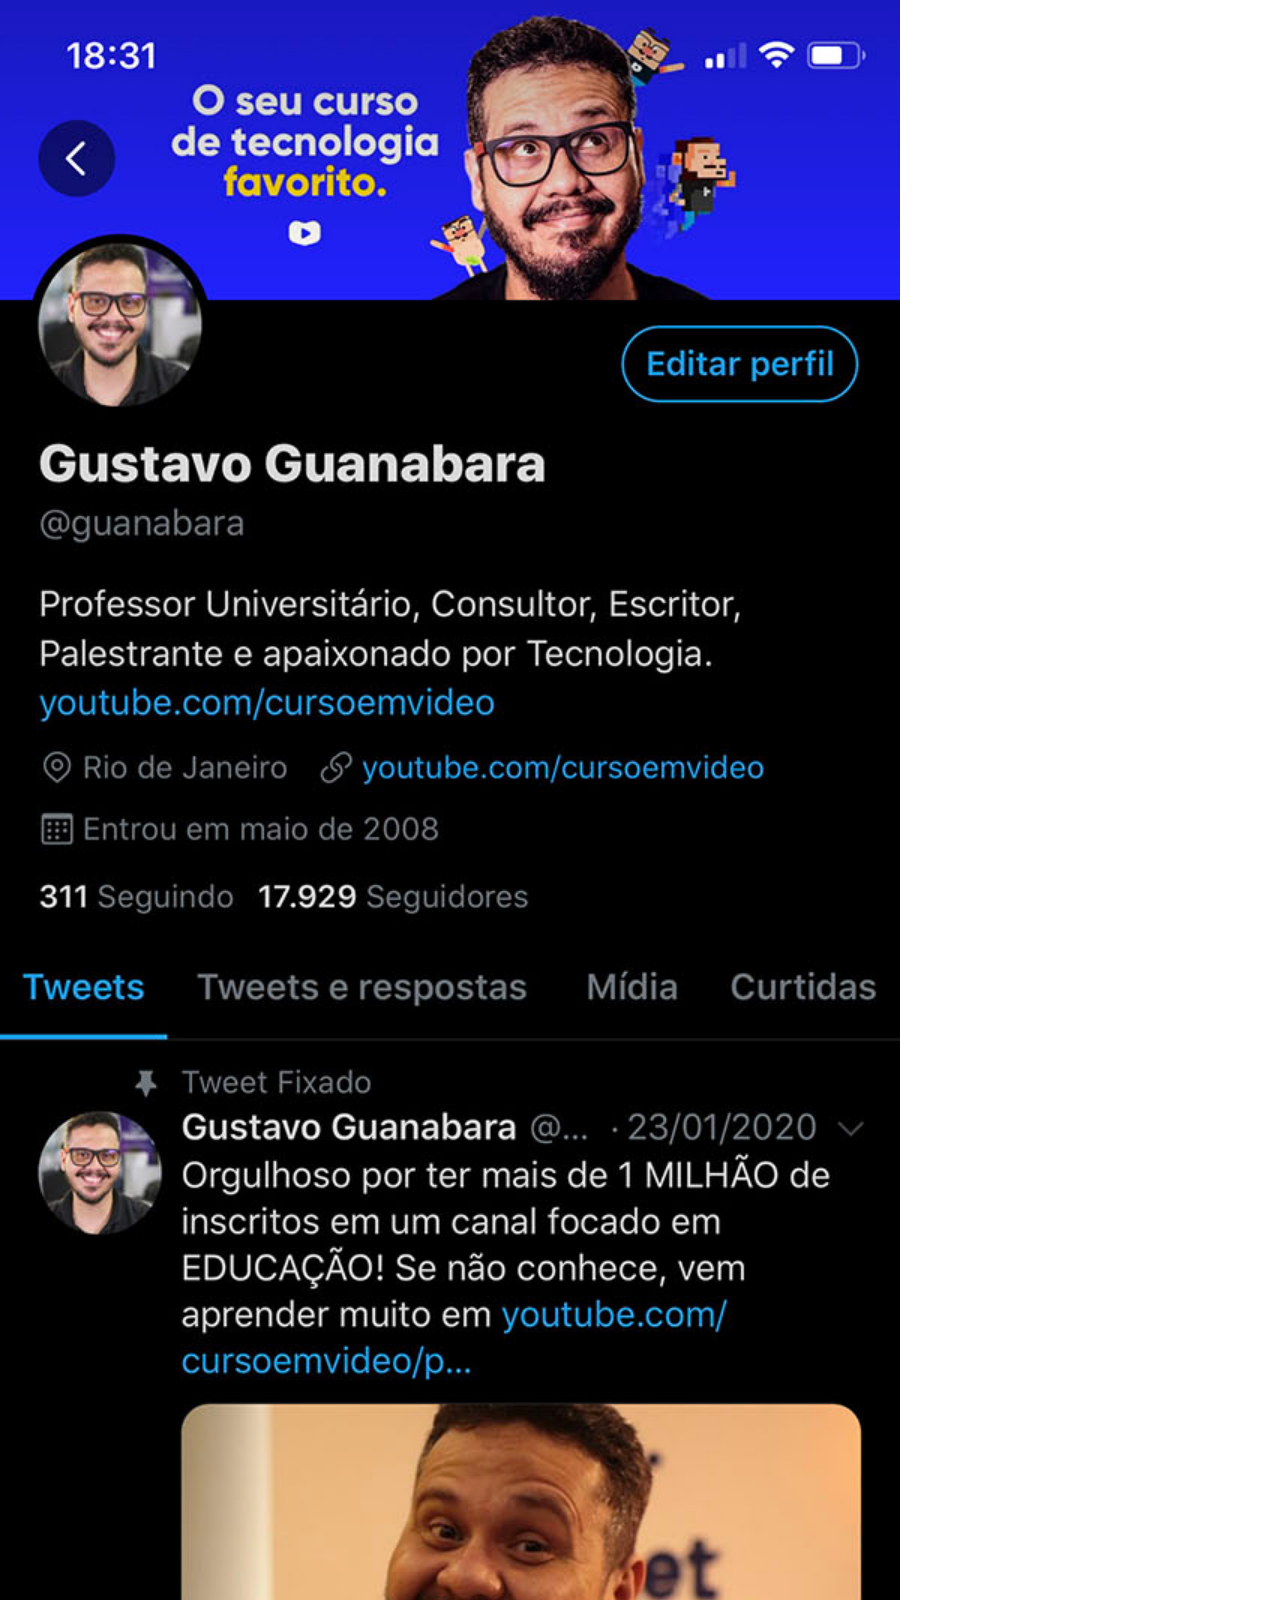
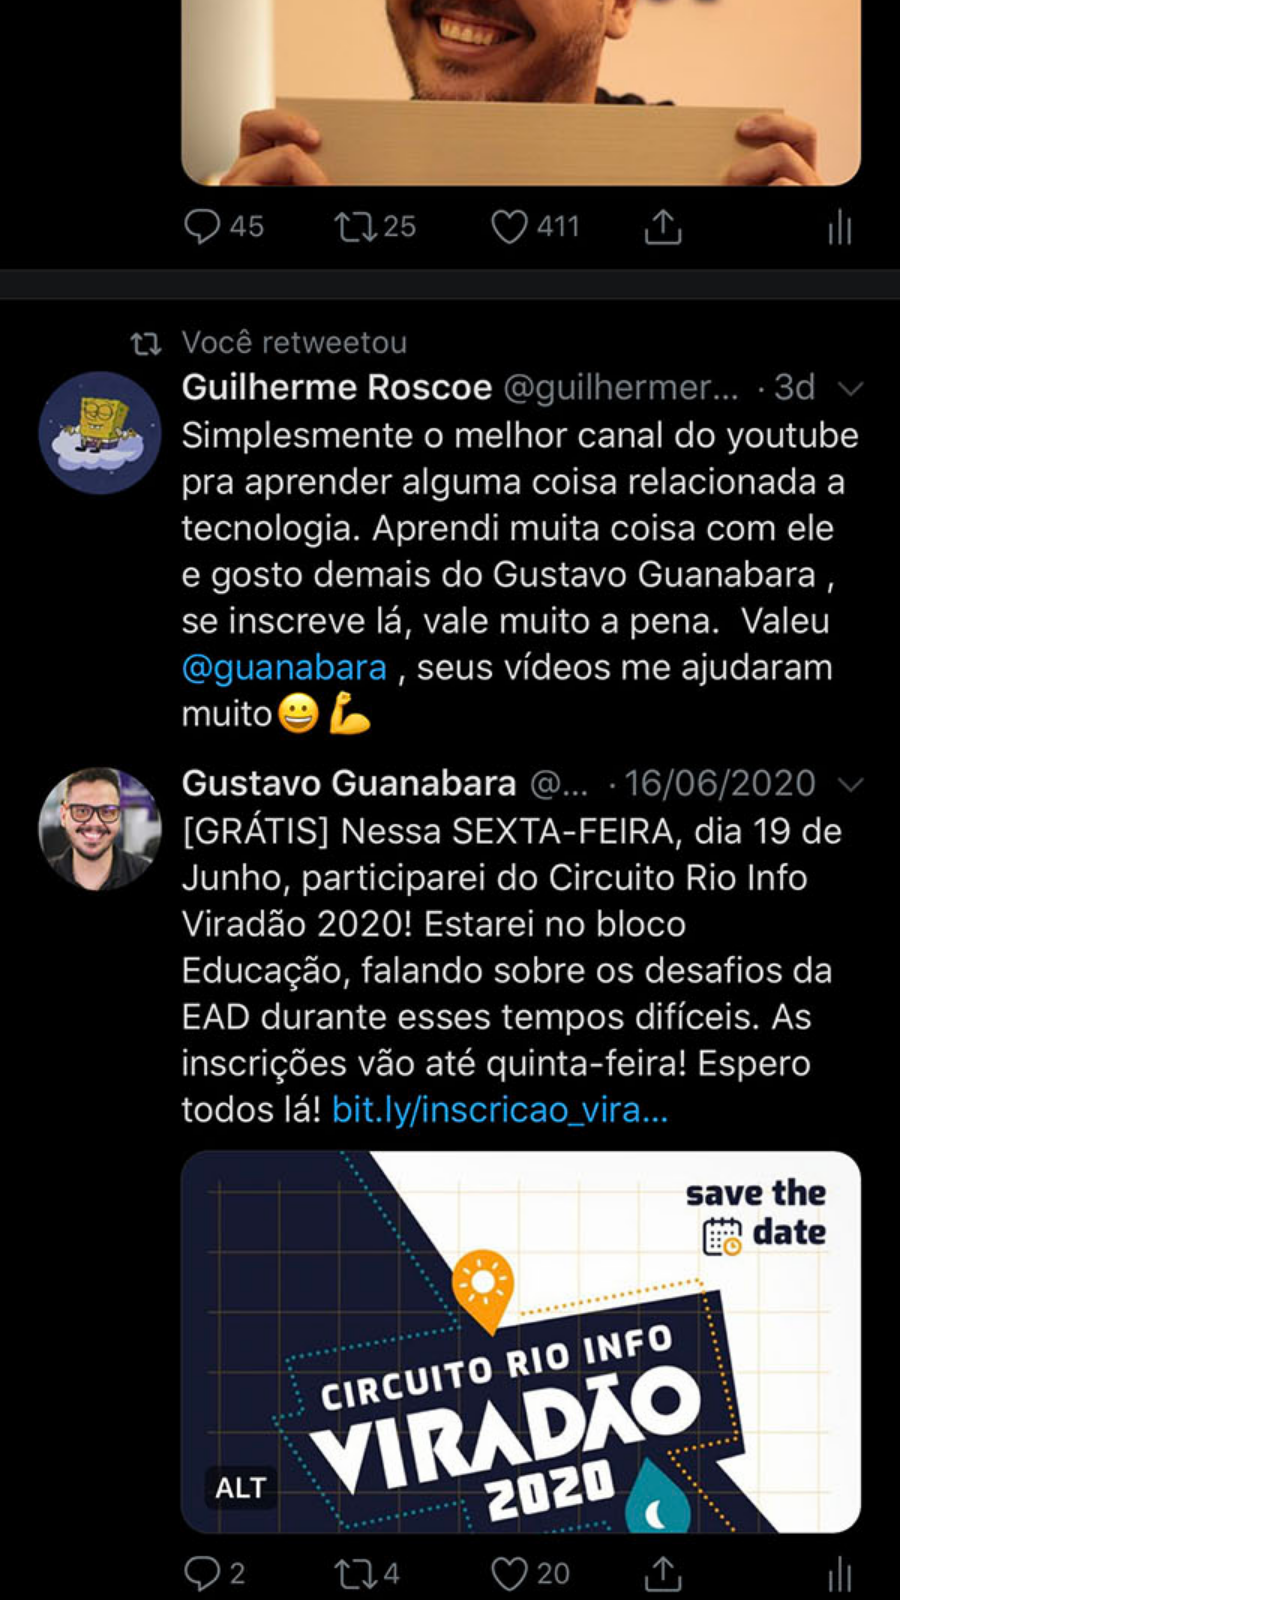
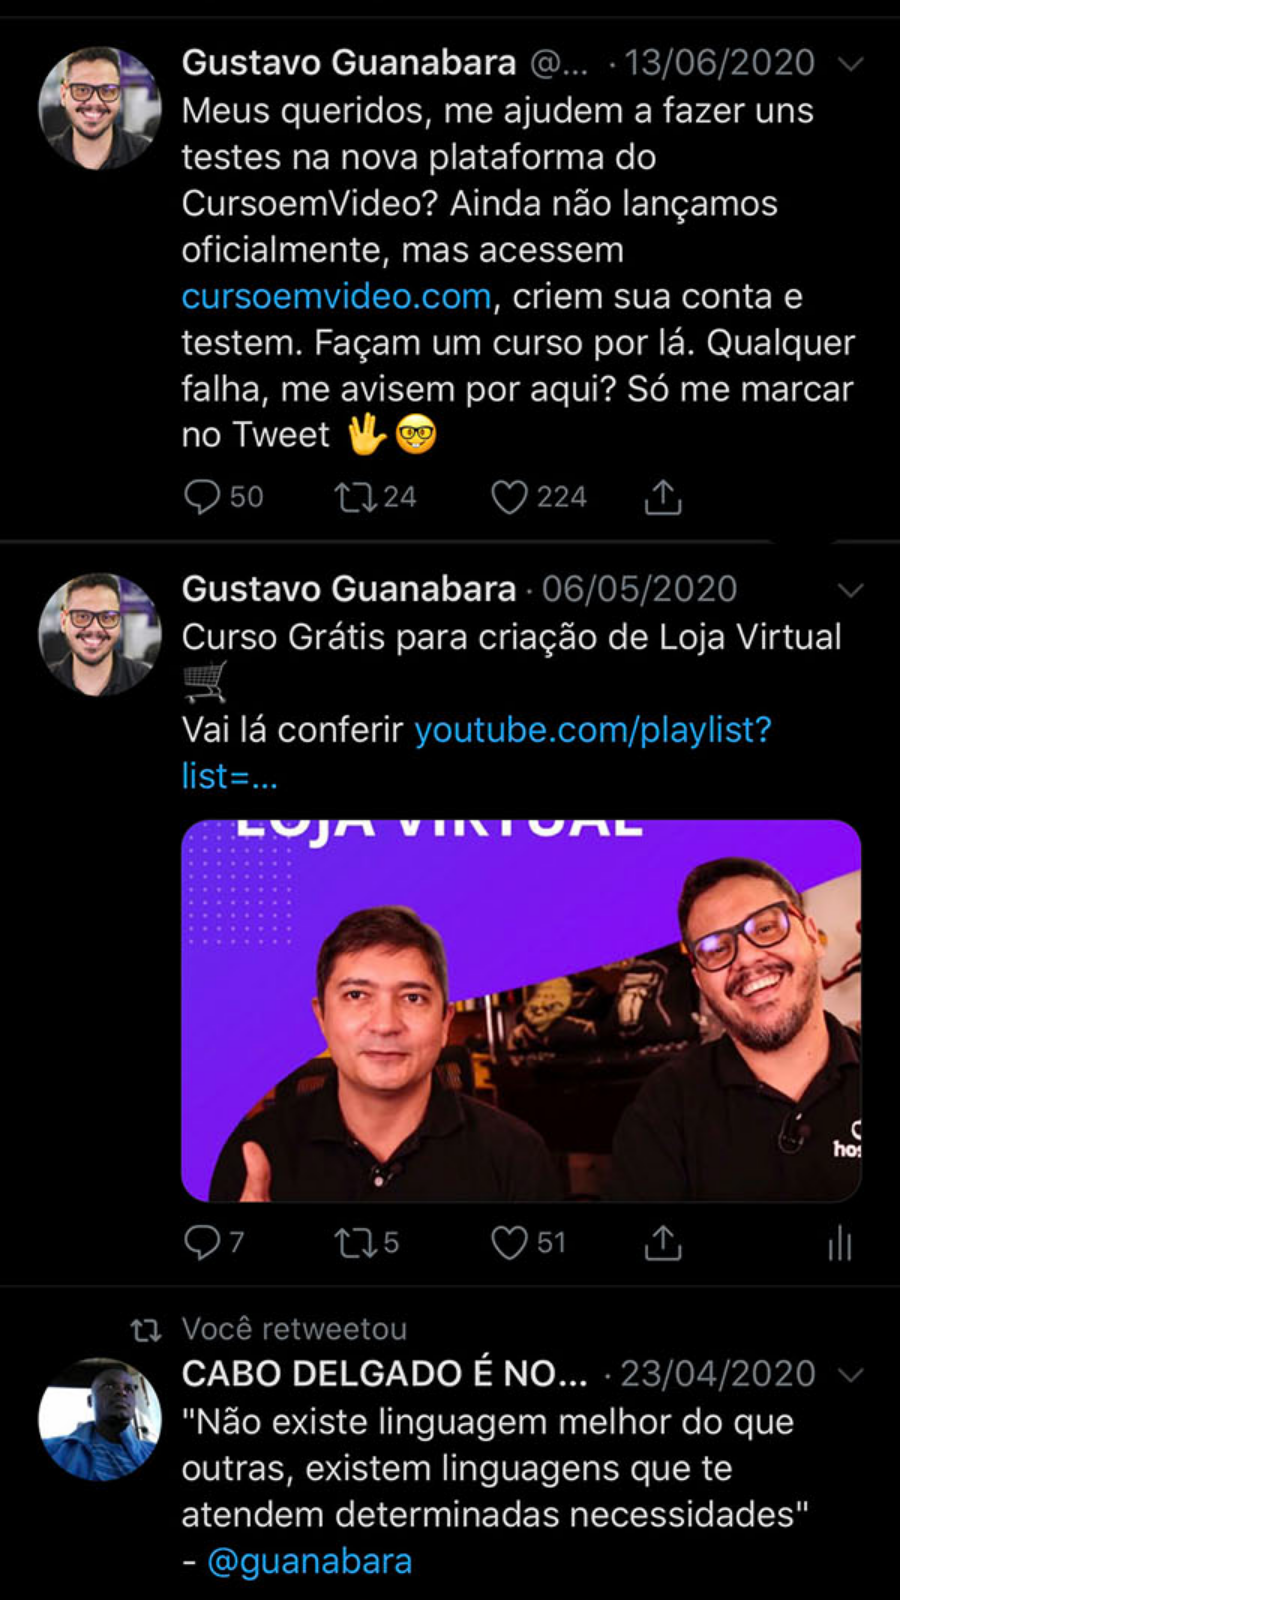
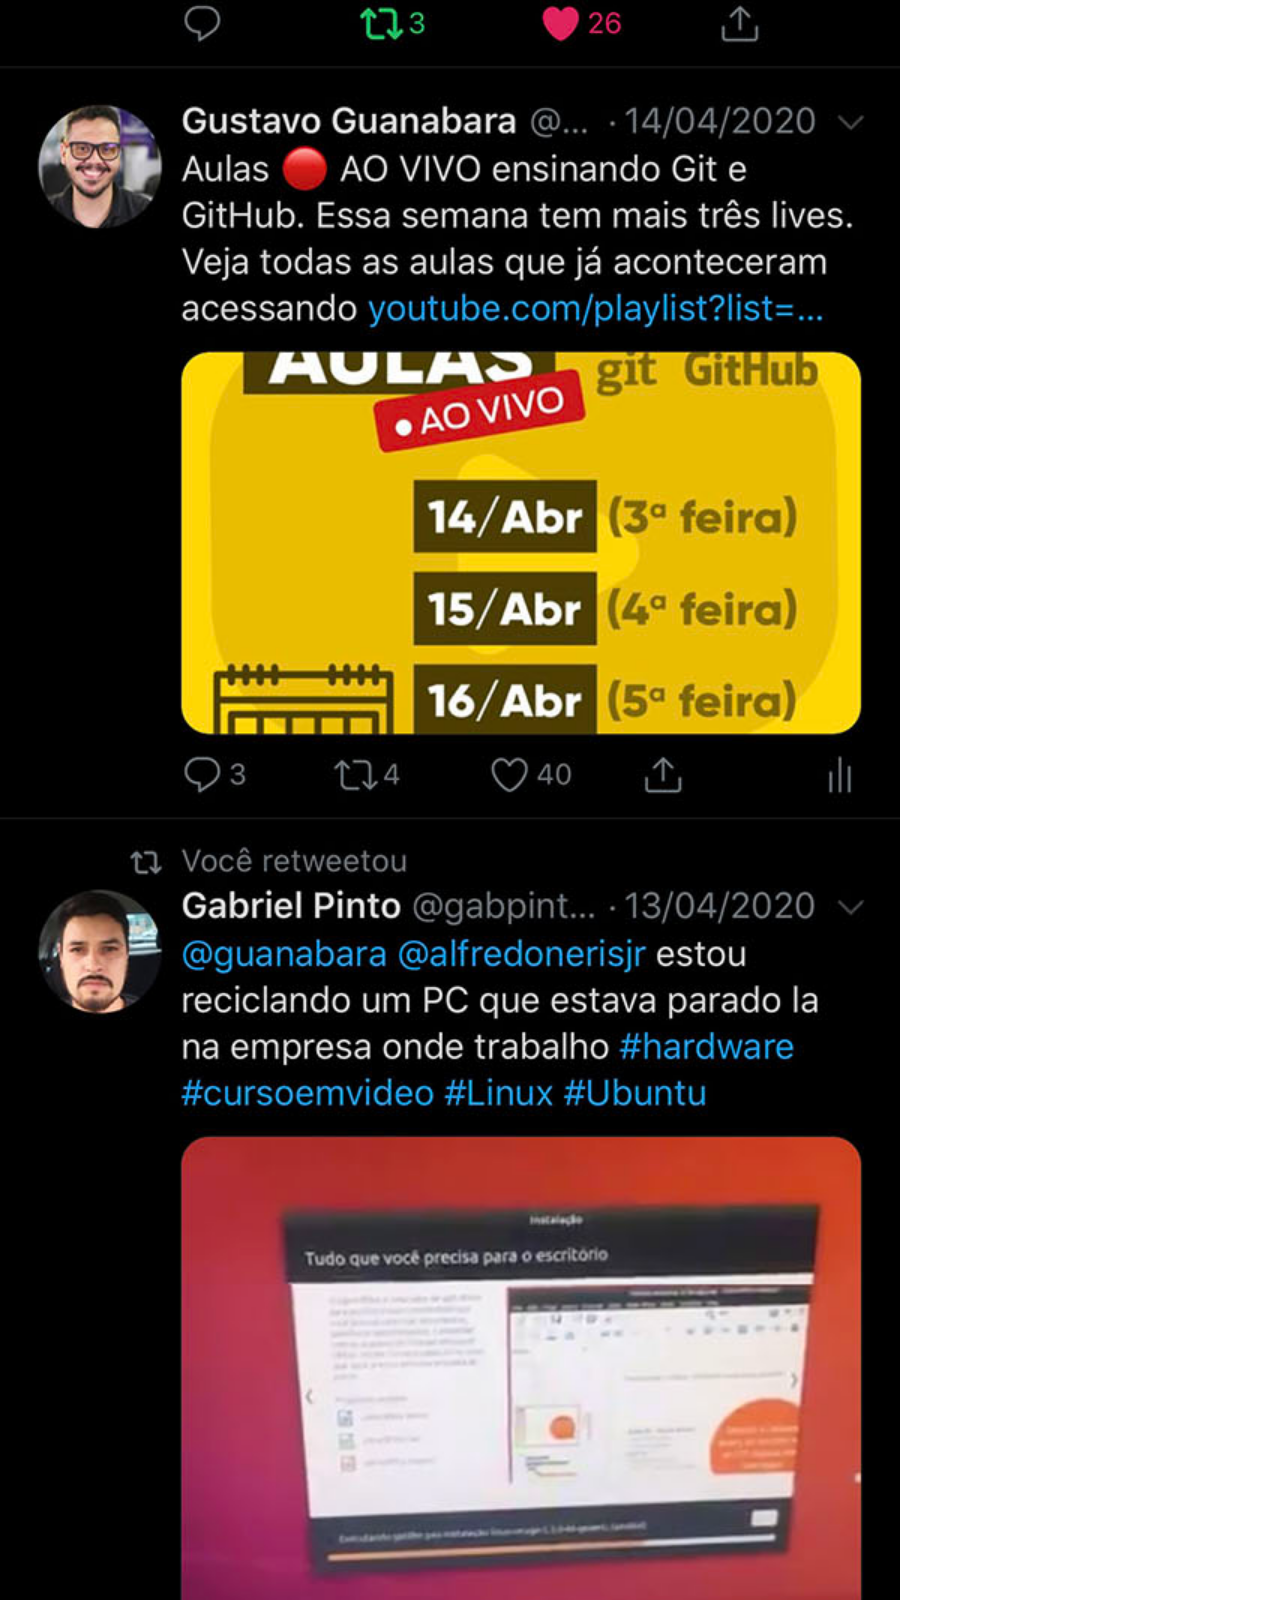
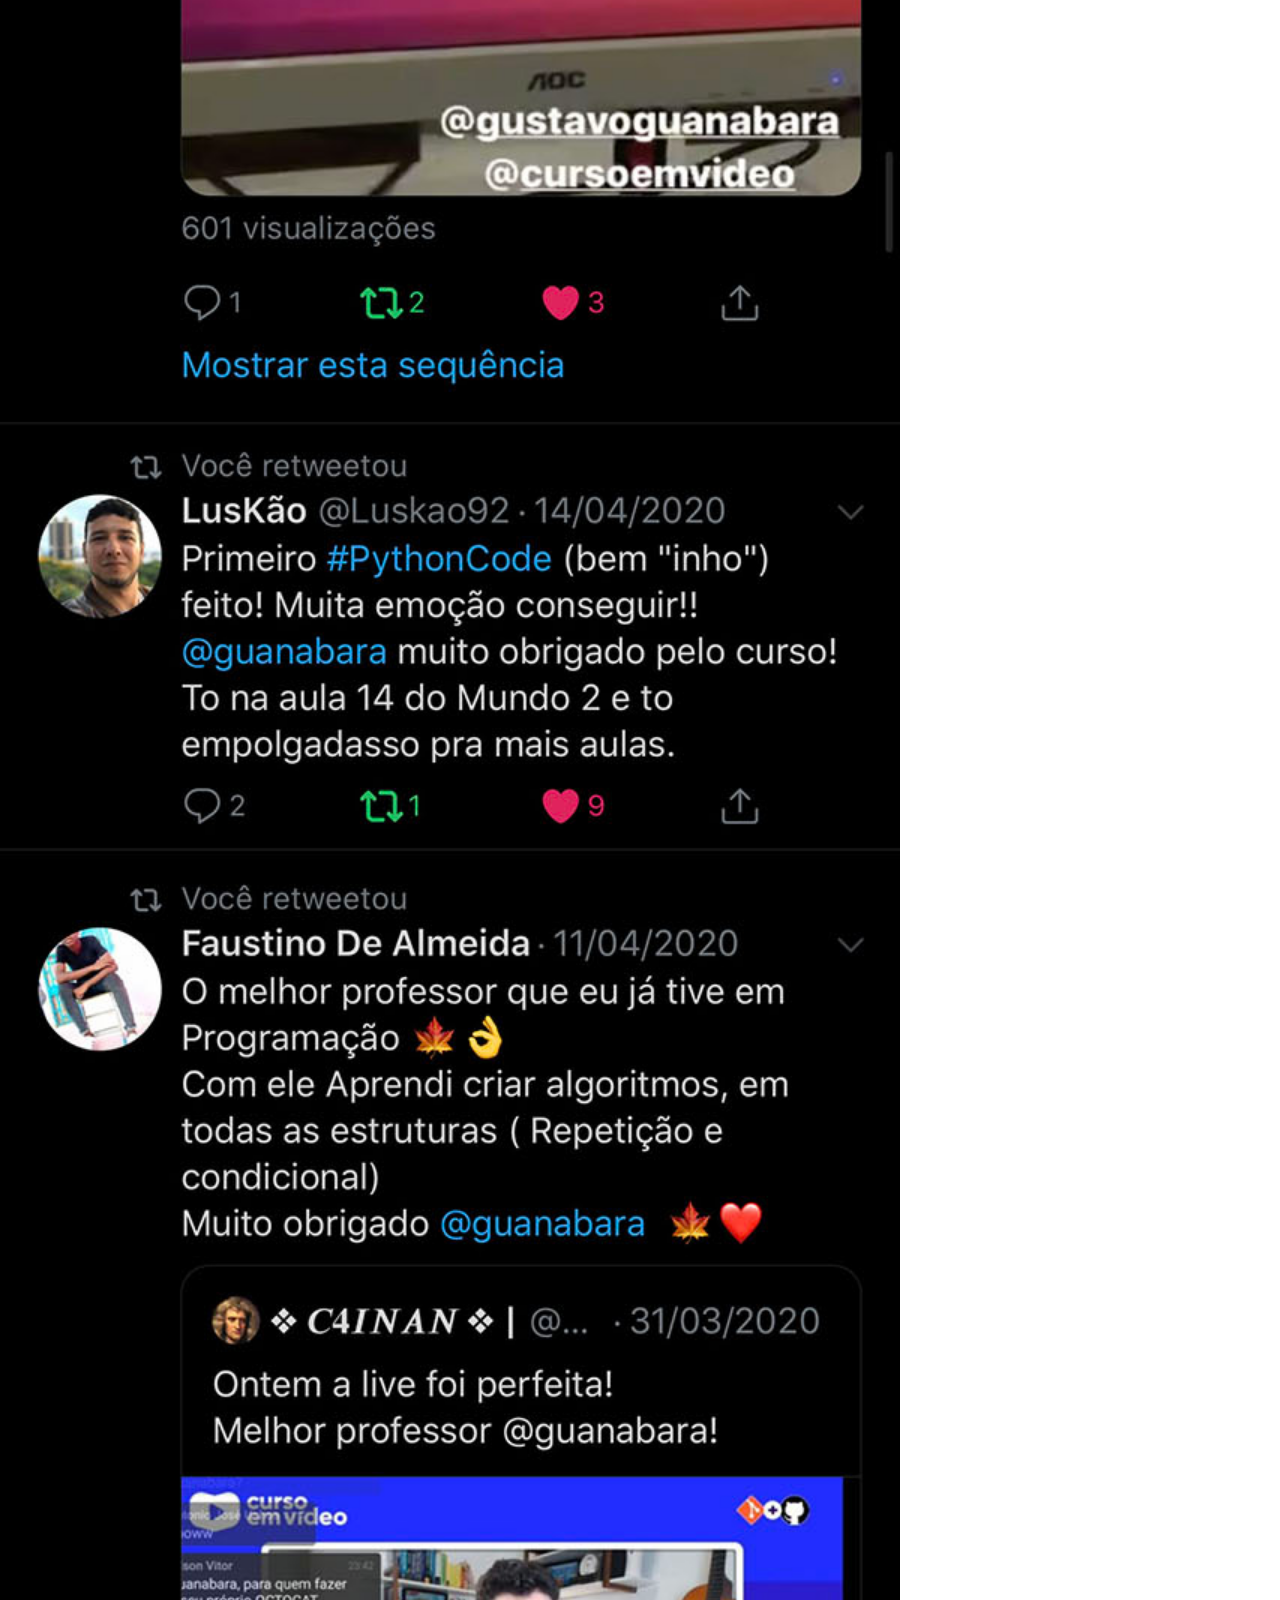
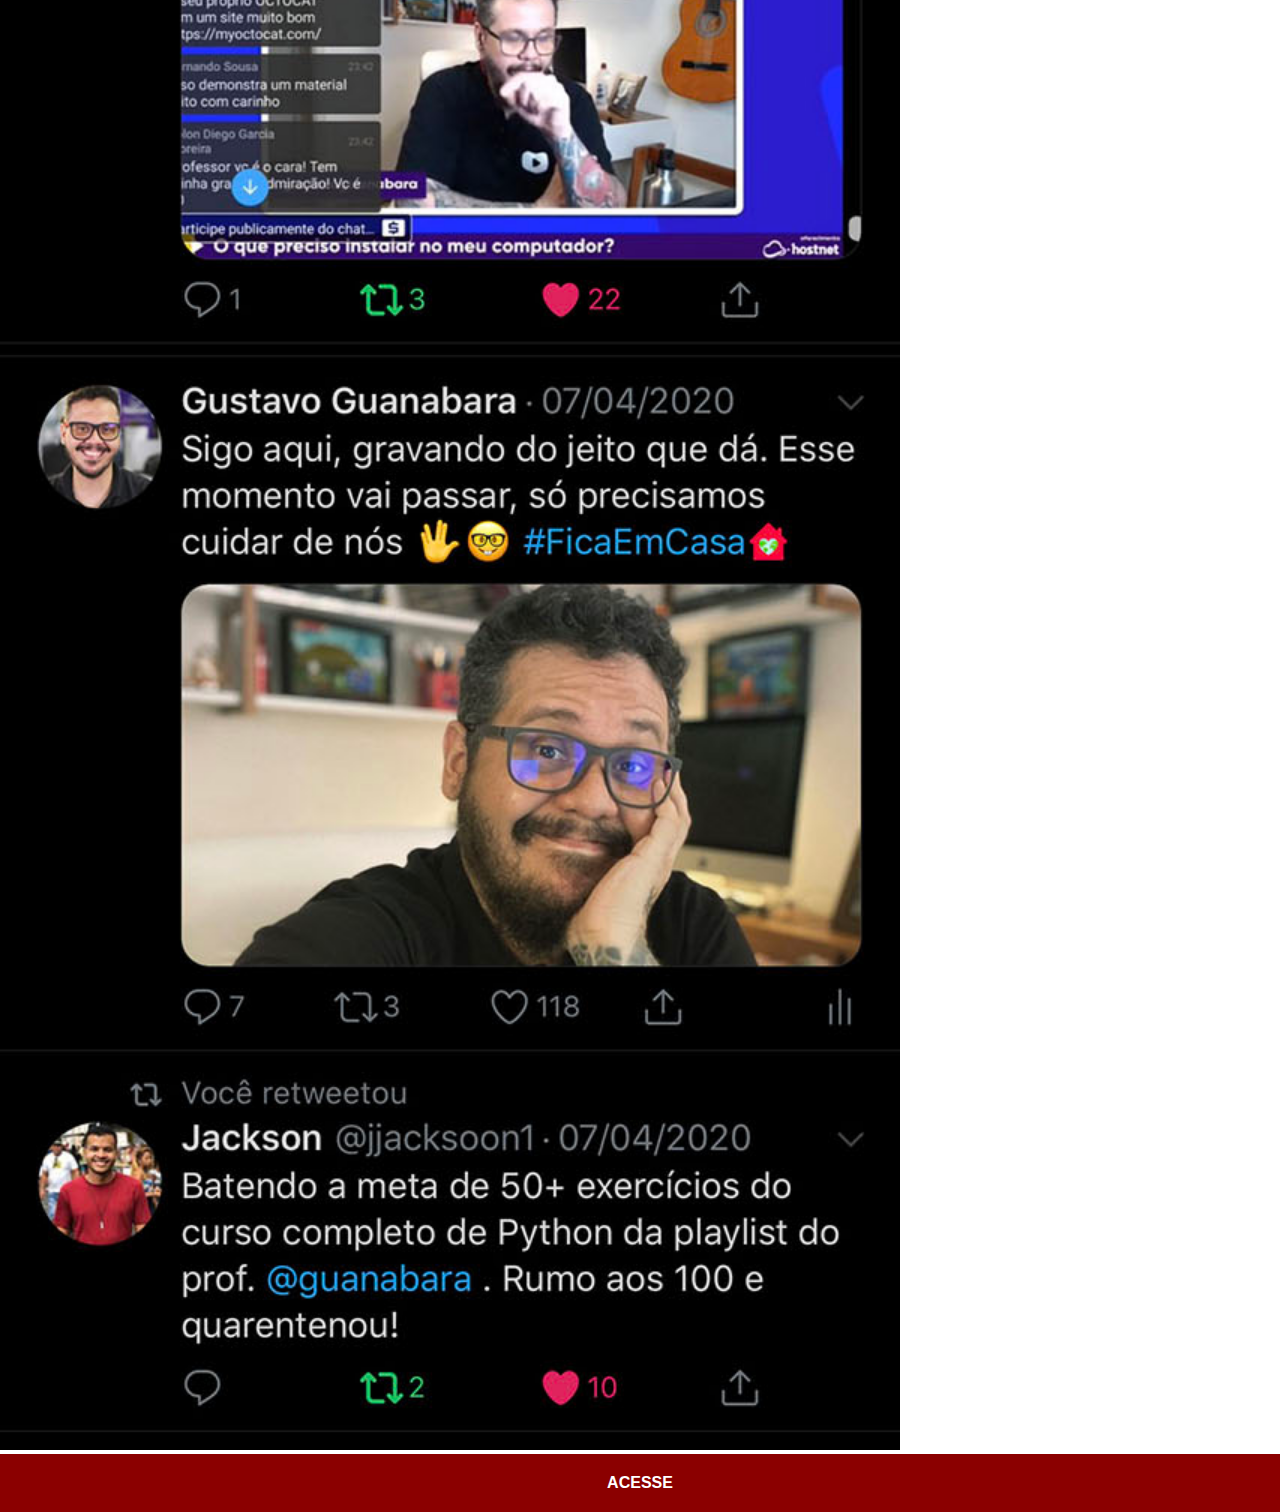
<file: twitter.html>
<!DOCTYPE html>
<html lang="pt-br">
<head>
    <meta charset="UTF-8">
    <meta http-equiv="X-UA-Compatible" content="IE=edge">
    <meta name="viewport" content="width=device-width, initial-scale=1.0">
    <title>Twitter</title>
    <link rel="stylesheet" href="estilos/social.css">
</head>
<body>
    <img src="imagens/tela-twitter.jpg" alt="twitter">
    <a href="https://twitter.com/guanabara" target="_blank">ACESSE</a>
    
</body>
</html>
</file>
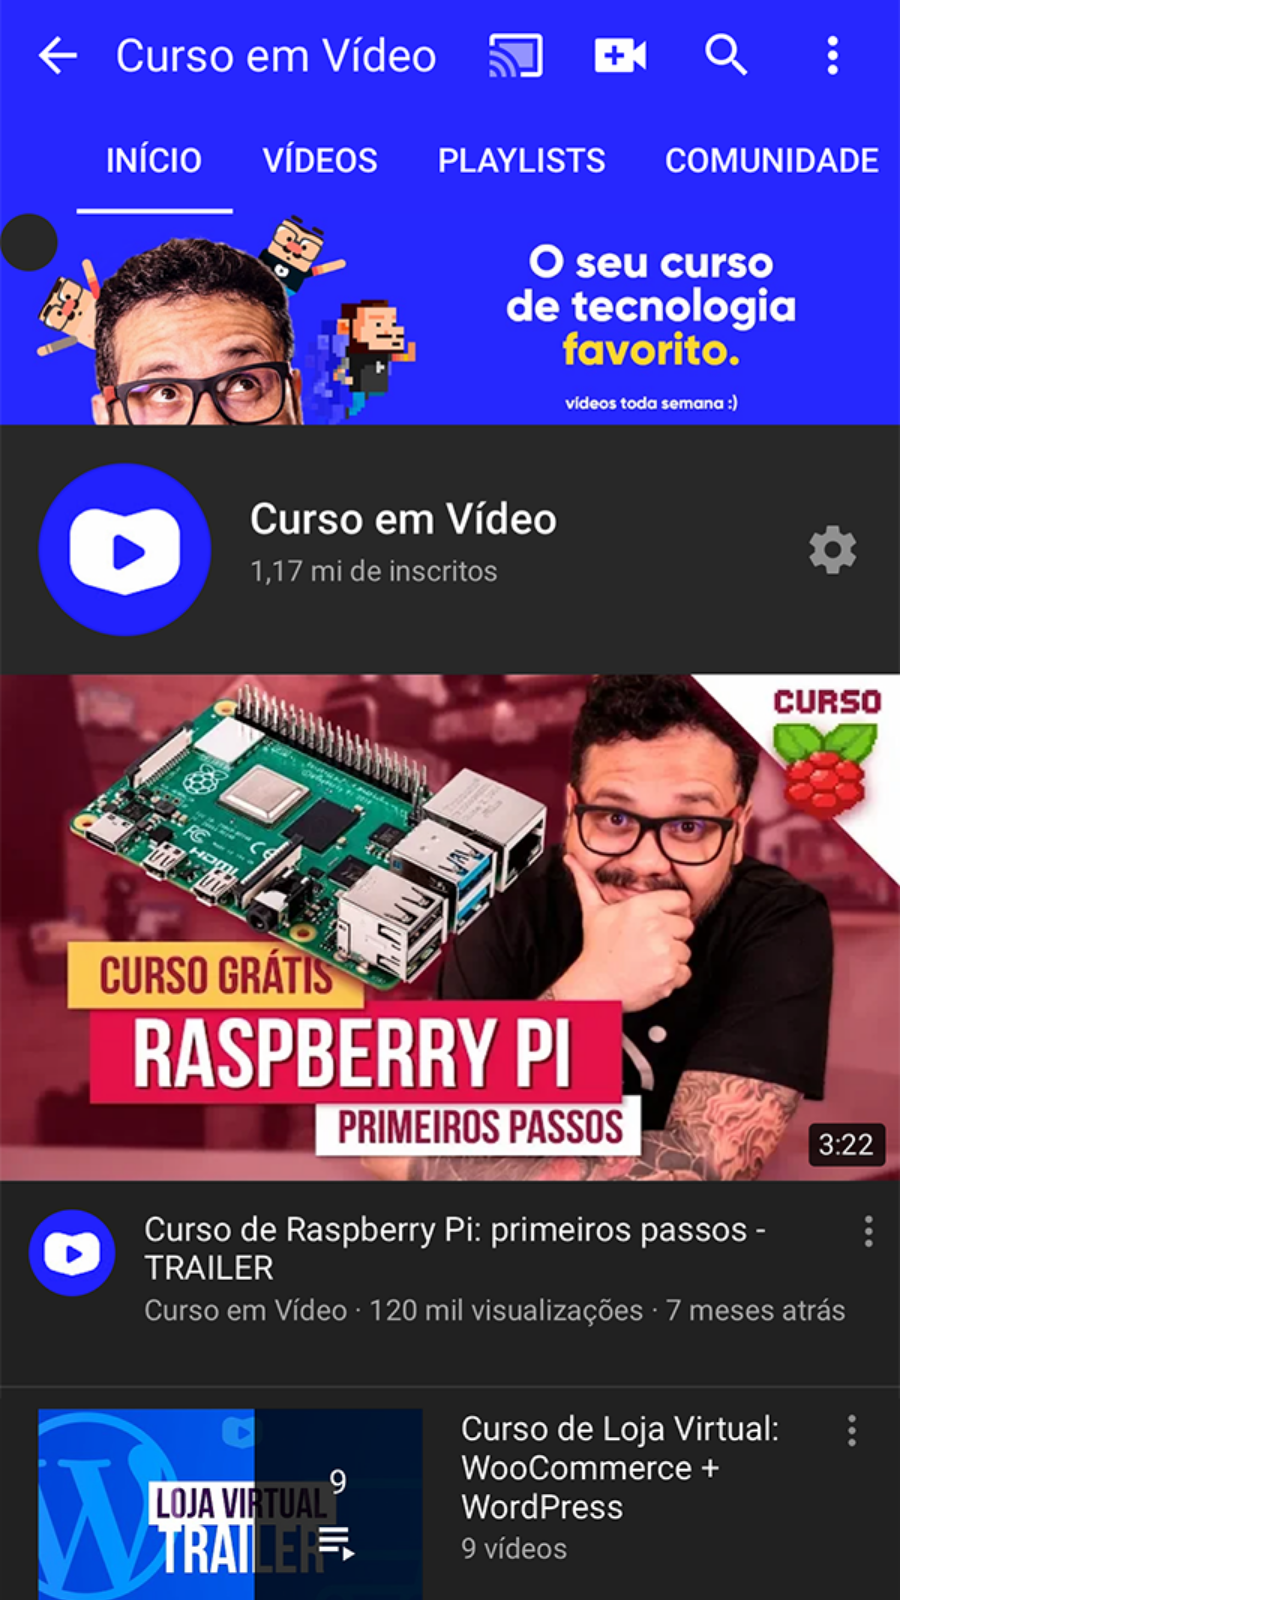
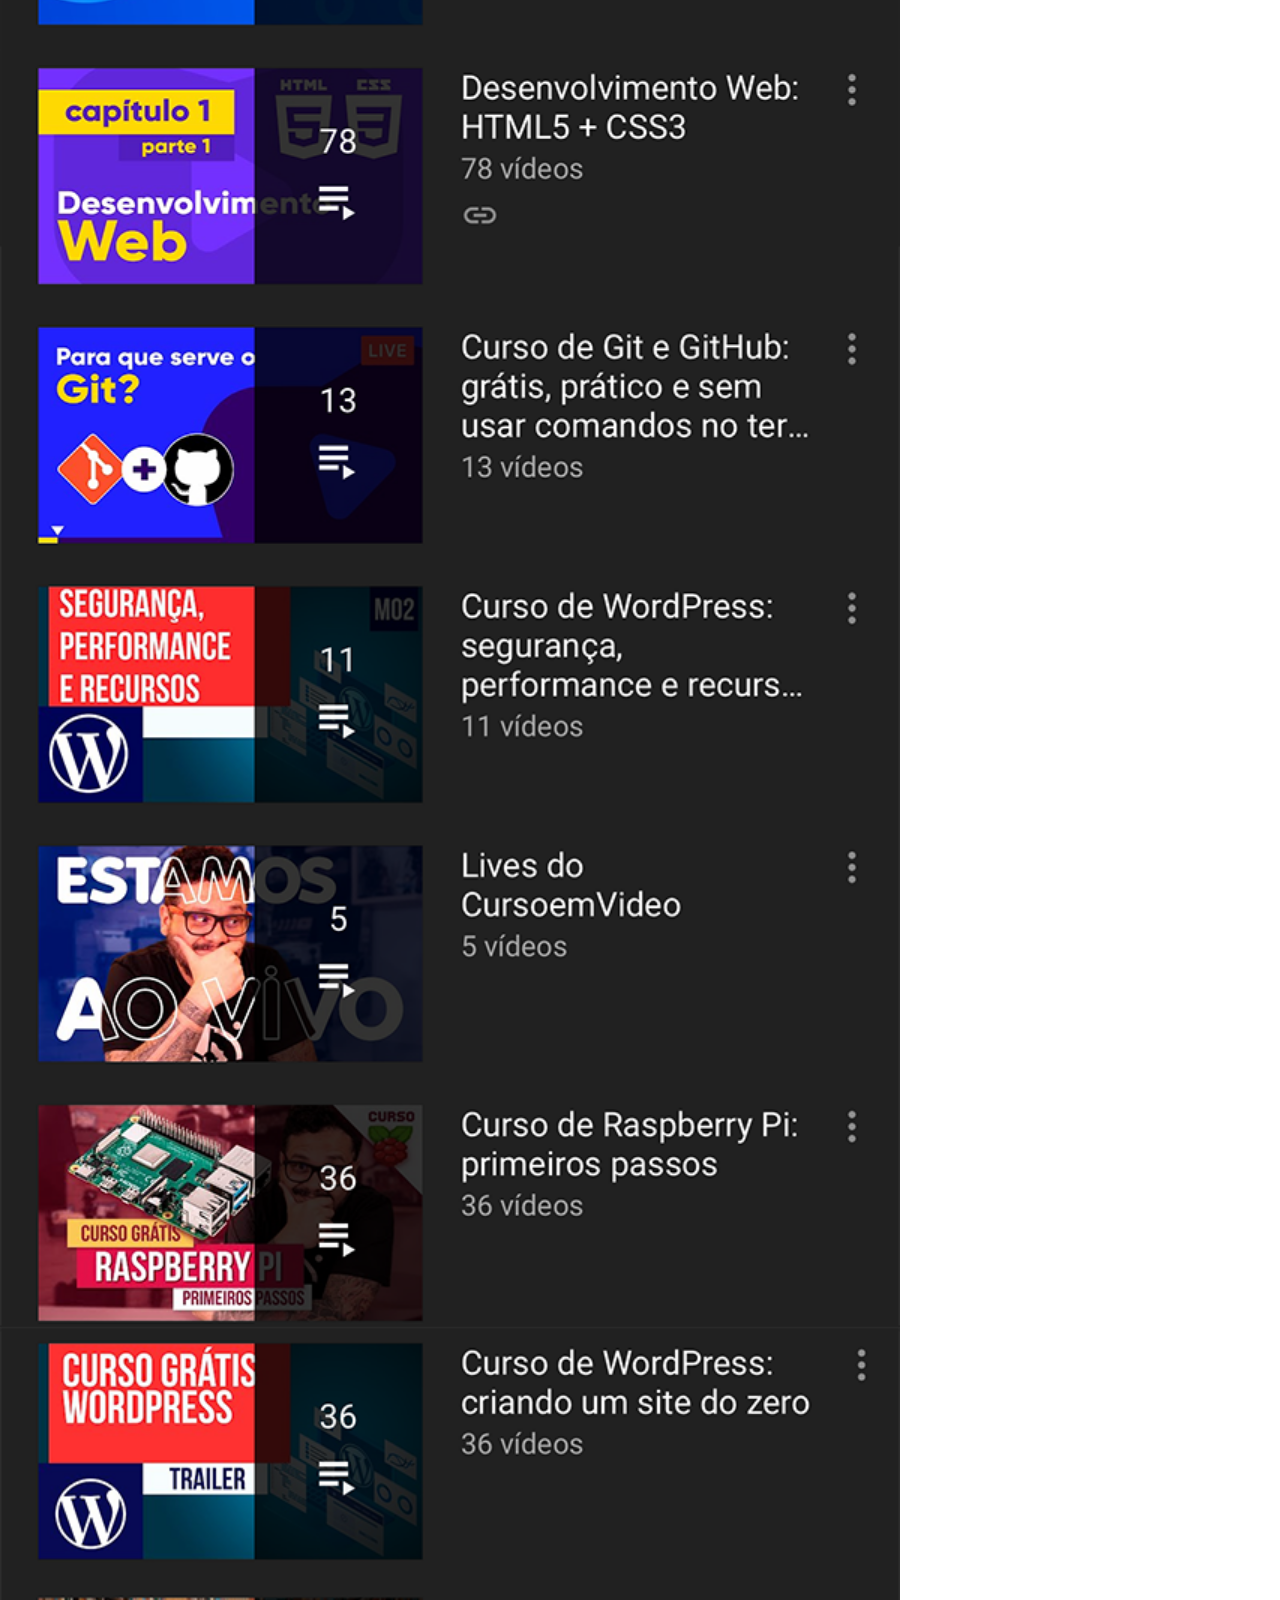
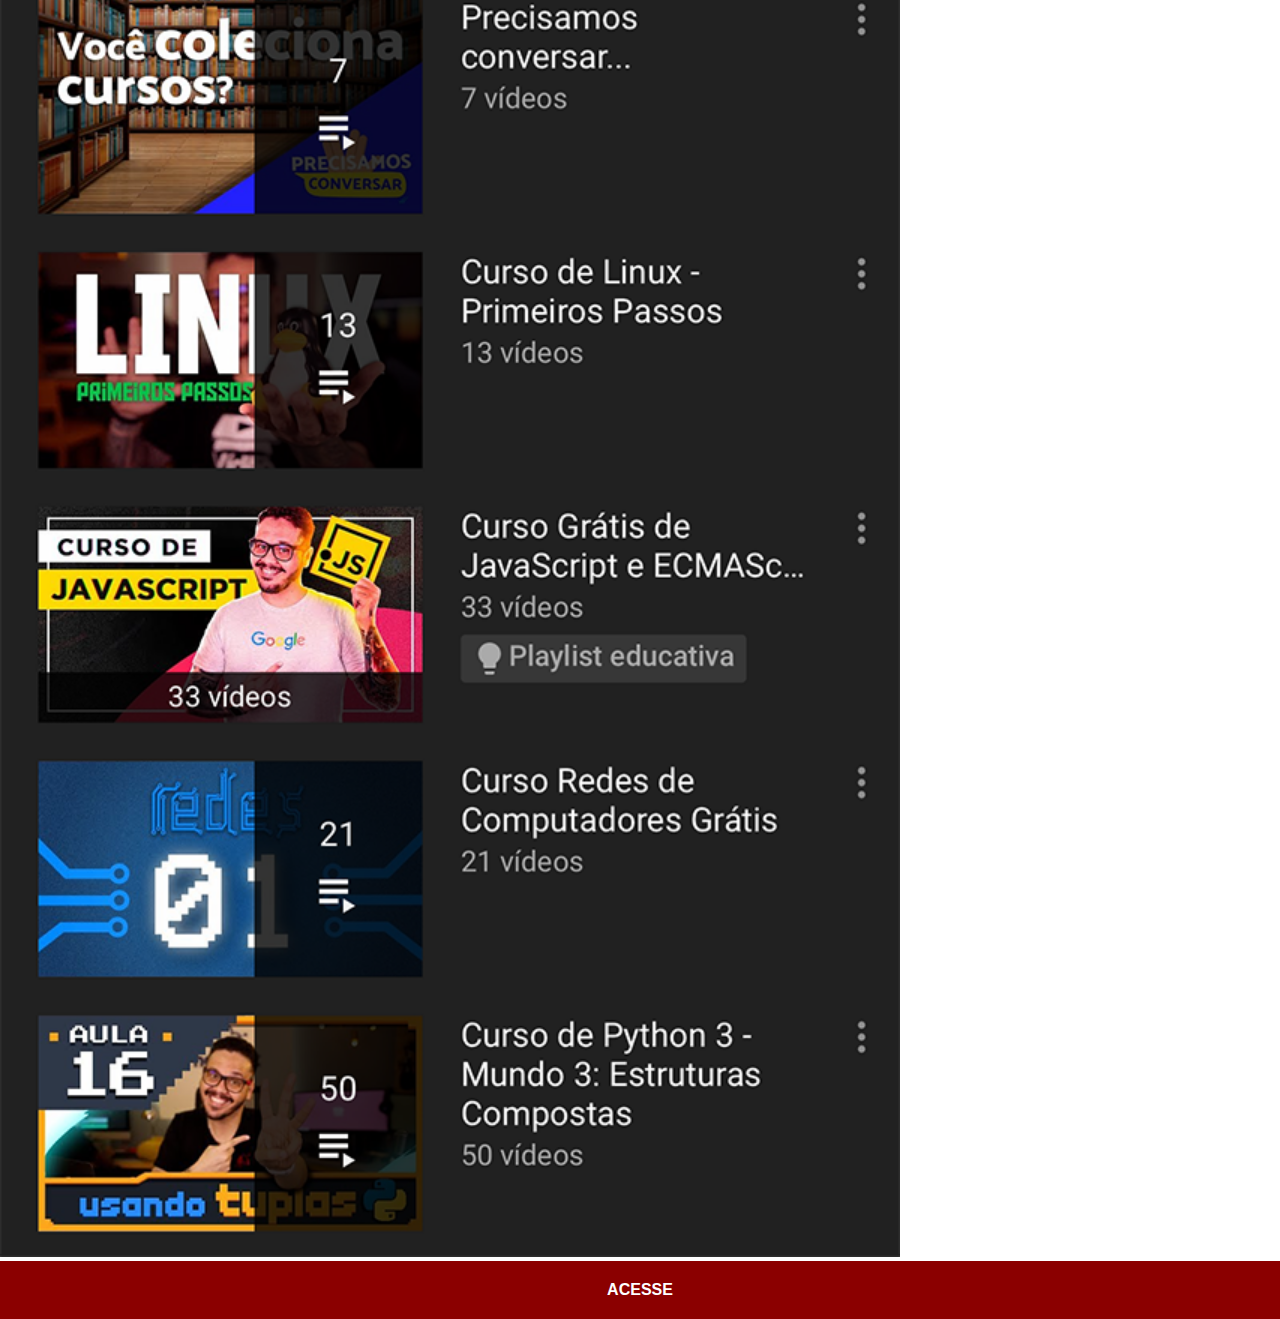
<file: youtube.html>
<!DOCTYPE html>
<html lang="pt-br">
<head>
    <meta charset="UTF-8">
    <meta http-equiv="X-UA-Compatible" content="IE=edge">
    <meta name="viewport" content="width=device-width, initial-scale=1.0">
    <title>Youtube</title>
    <link rel="stylesheet" href="estilos/social.css">
           
    
</head>
<body>
    <img src="imagens/tela-youtube.png" alt="youtube">
    <a href="https://www.youtube.com/user/cursosemvideo/playlists" target="_blank">ACESSE</a>
    
</body>
</html>
</file>
<file: estilos/style.css>
* {
    margin: 0px;
    padding: 0px;
    font-family: Arial, Helvetica, sans-serif;
}

html, body {
    height: 100vh;
    width: 100vw;
    background-color: black;
}

body {
    background: url('../imagens/fundo-madeira.jpg') no-repeat top center;
    background-size: cover;
    background-attachment: fixed;

}

main {
    height: 100vh;
    position: relative;

}

section#telefone {
    position: absolute;
    top: 50%;
    left: 50%;
    transform: translate(-50%, -50%);

    height: 627px;
    width: 311px;
    
    background: url('../imagens/frame-iphone.png') no-repeat
}

iframe#tela {
    position: relative;
    top: 80px;
    left: 22px;
    width: 267px;
    height: 471px;
    
}

section#redes-sociais {
    text-align: right;
}

section#redes-sociais img {
    width: 50px;
    margin: 10px;
    border-radius: 50%;
    box-shadow: 2px 2px 5px rgba(0, 0, 0, 0.411);
    box-sizing: border box;
}

section#redes-sociais img:hover {
    border: 2px solid rgba(255, 255, 255, 0.61);
    transform: translate(-3px, -3px);
    box-shadow: 5px 5px 10px rgba(0, 0, 0, 0.61);
    transition: transform .5s, border 1s;

}
</file>
<file: estilos/social.css>
* {
    margin: 0px;
    padding: 0px;
    font-family: Arial, Helvetica, sans-serif;
}

::-webkit-scrollbar {
    width: 0px;
    height: 0px;

}


img {
    width: 100vh;

}

a{
    display: block;
    background-color: darkred;
    color: white;
    padding: 20px;
    text-align: center;
    font-weight: bolder;
    text-decoration: none
}

a:hover {
    background-color: red;
}
</file>
